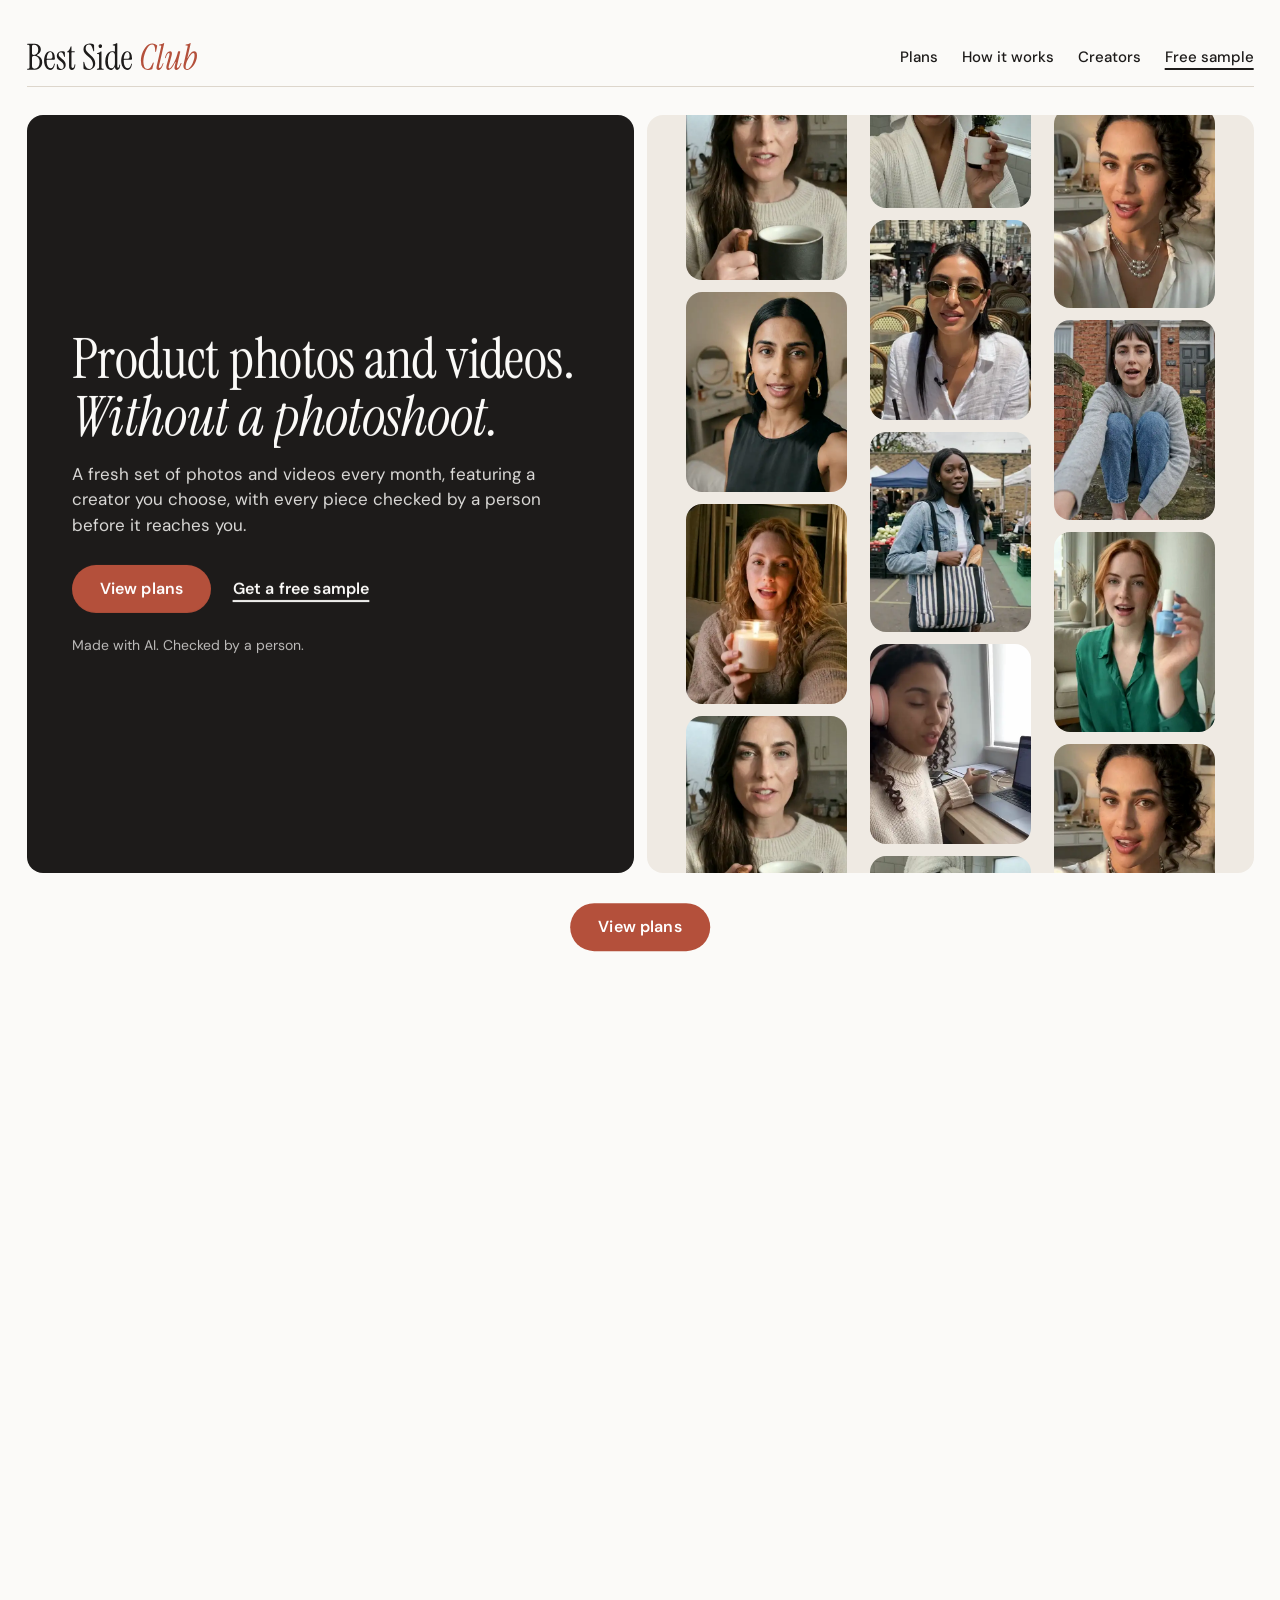
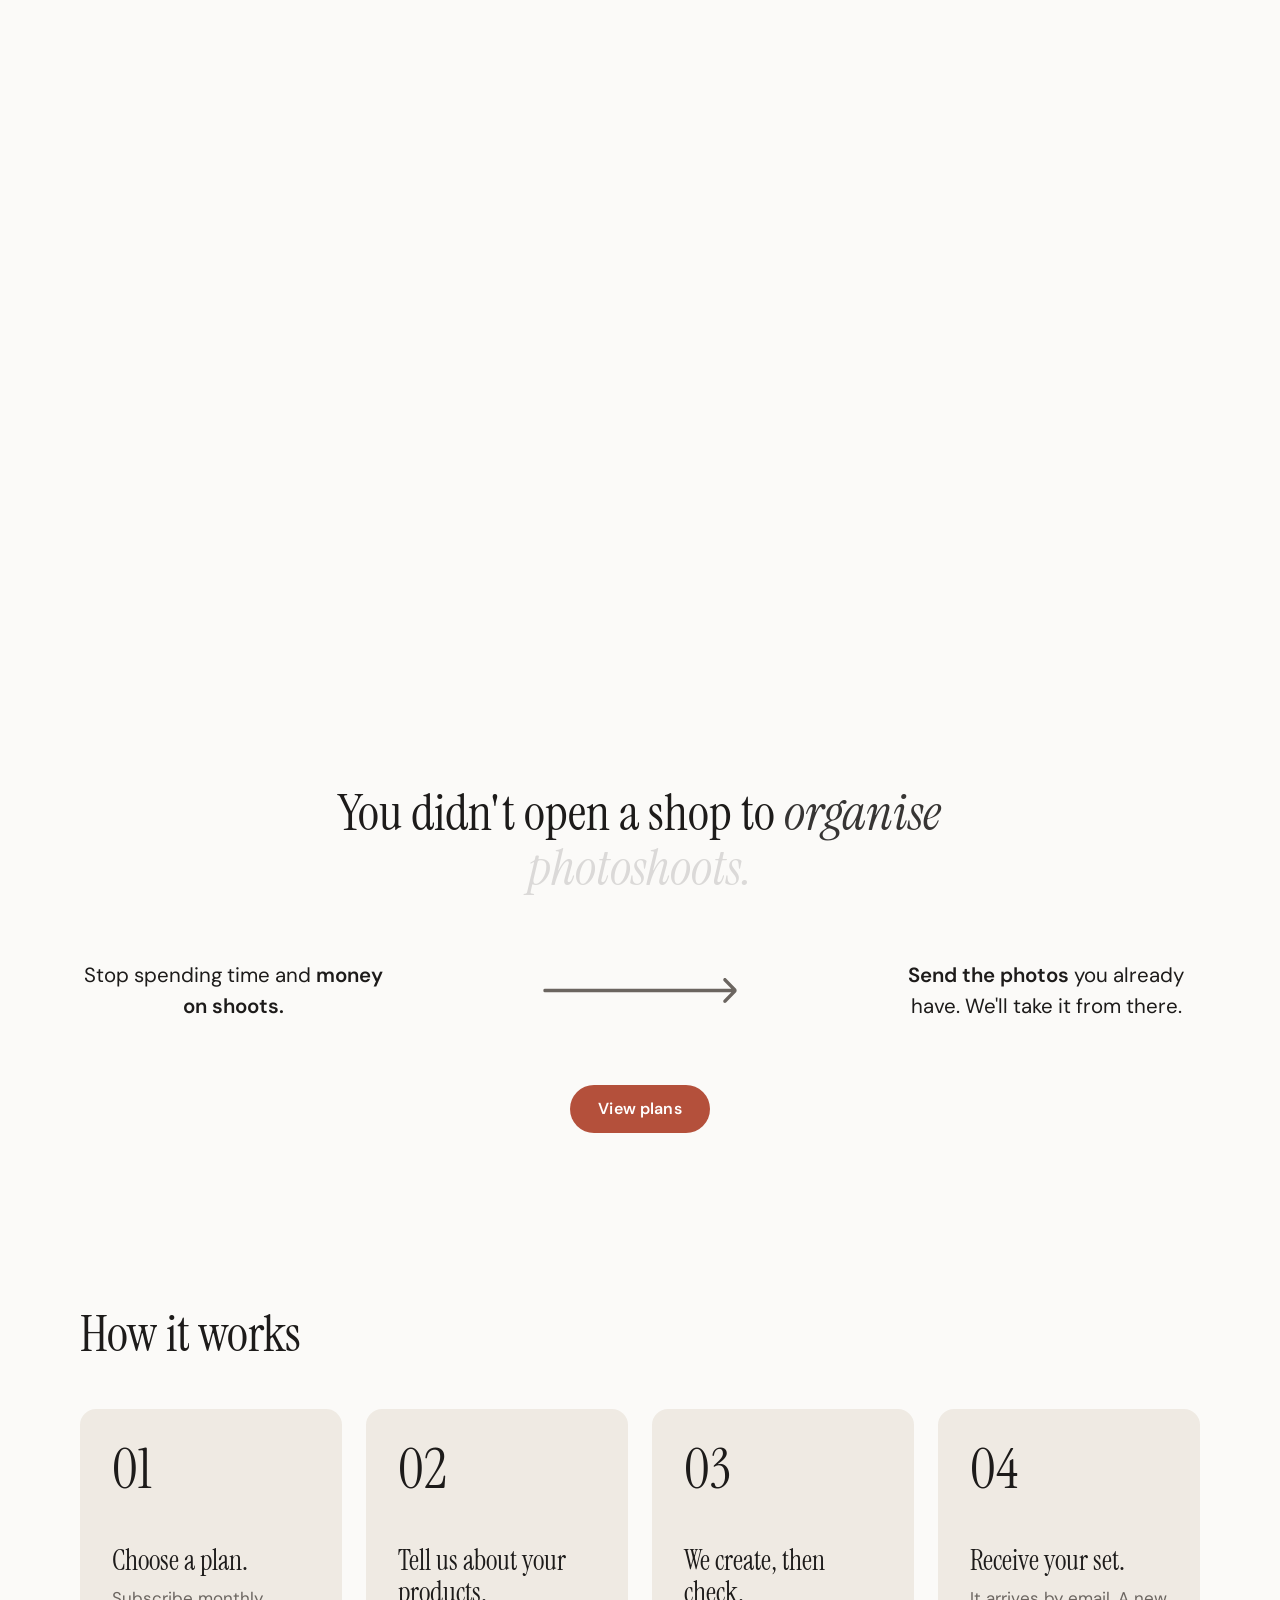
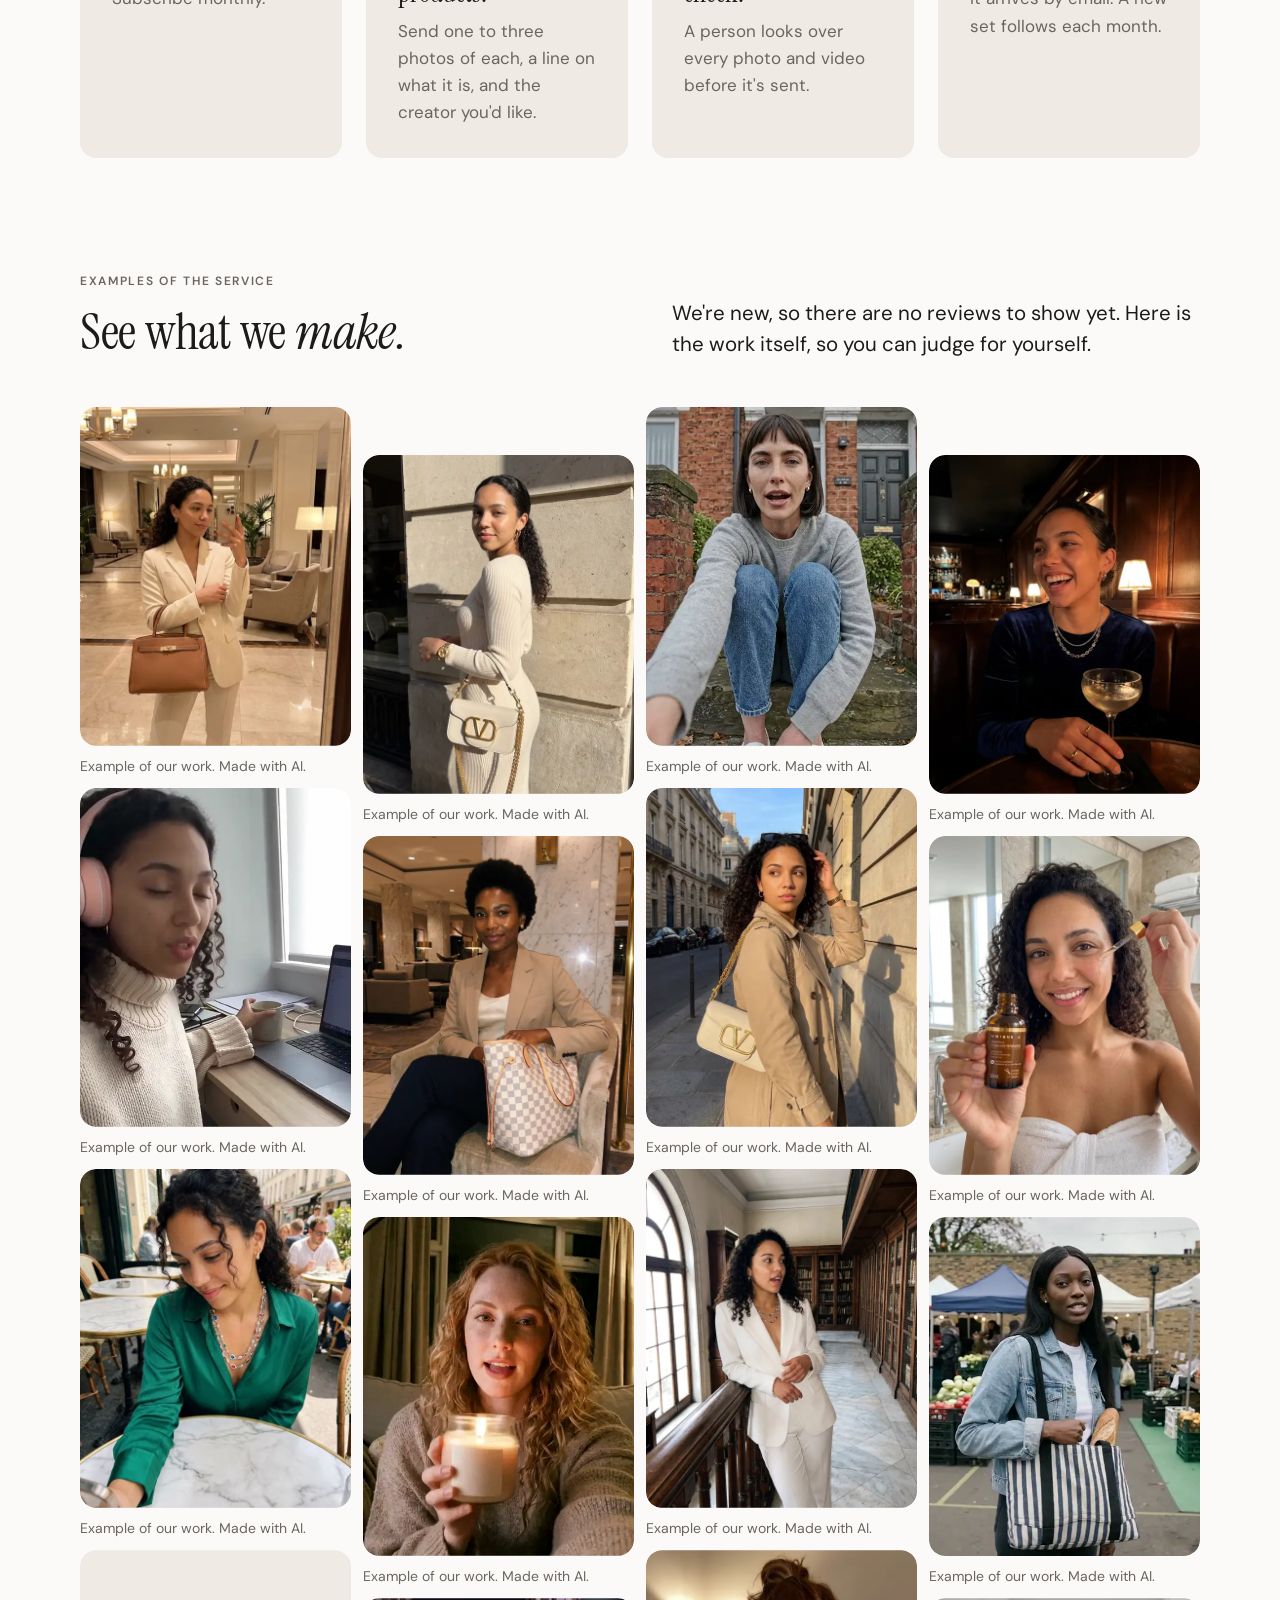
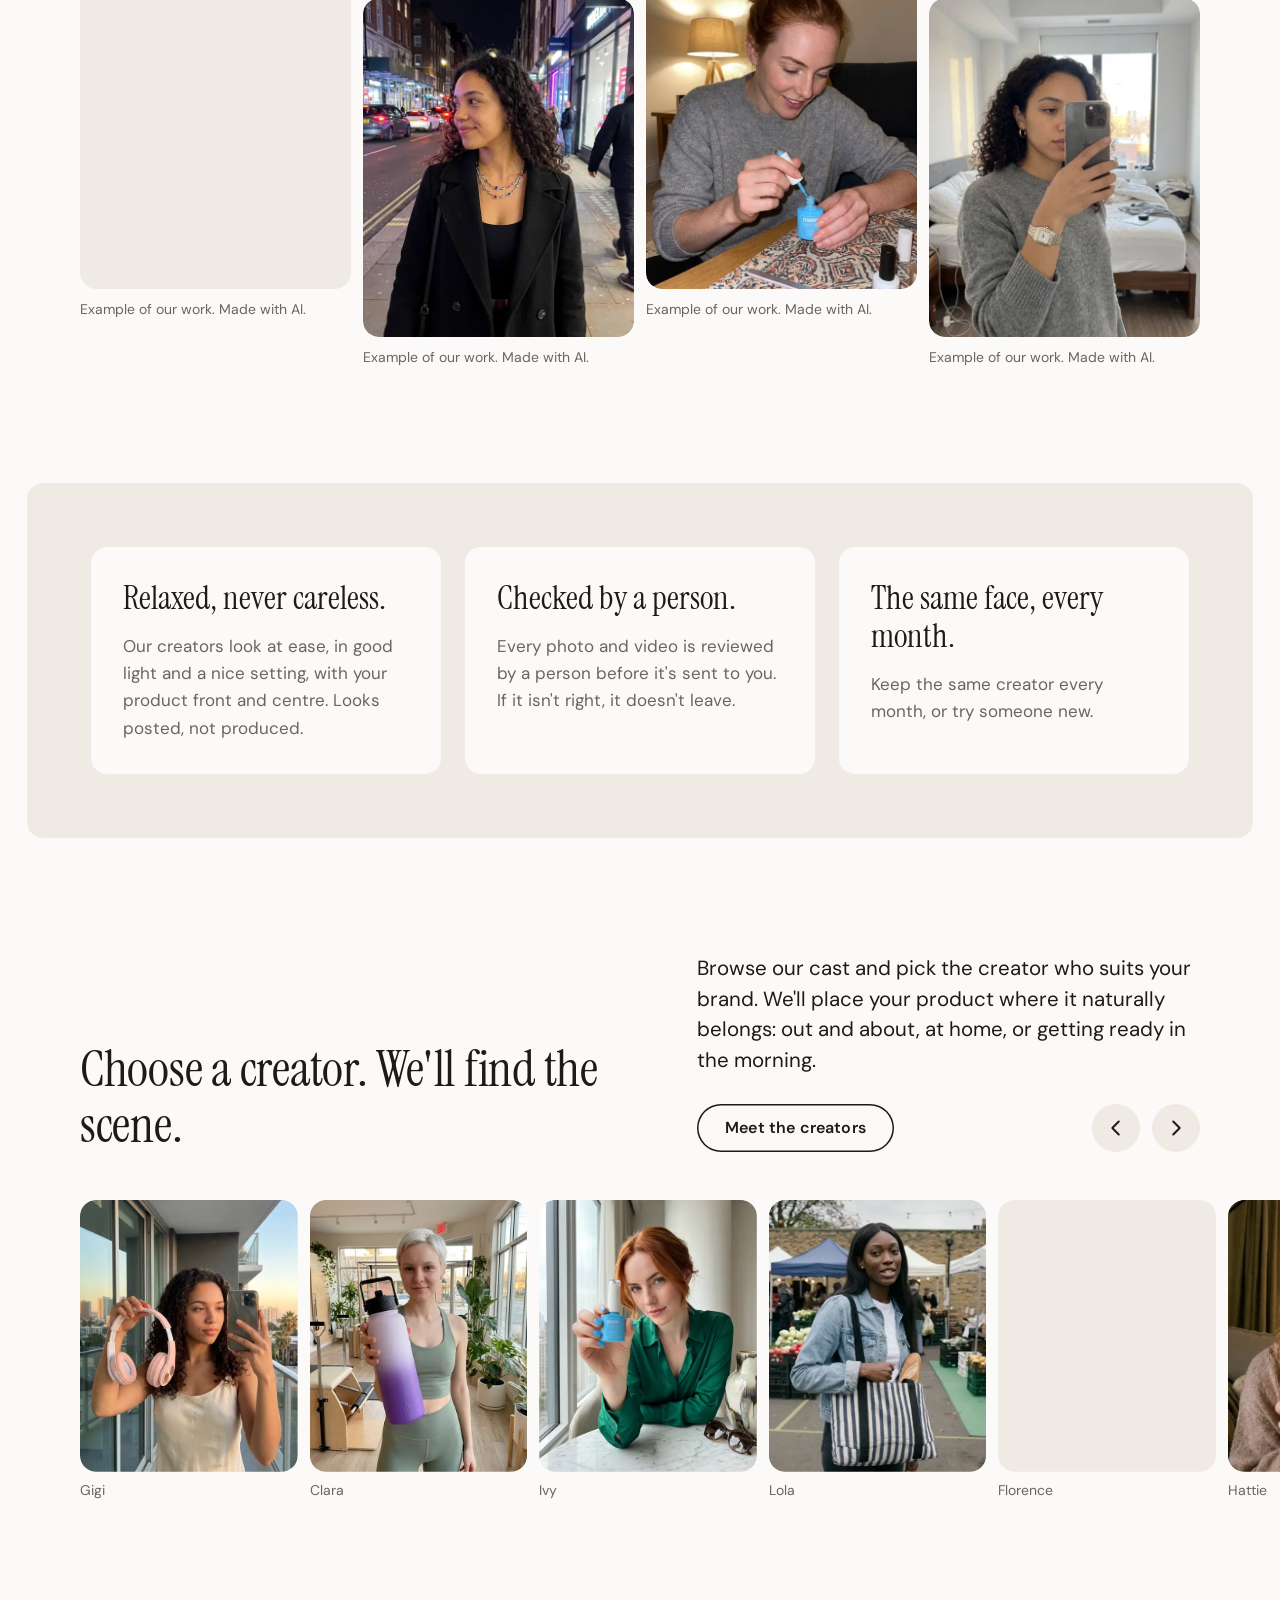
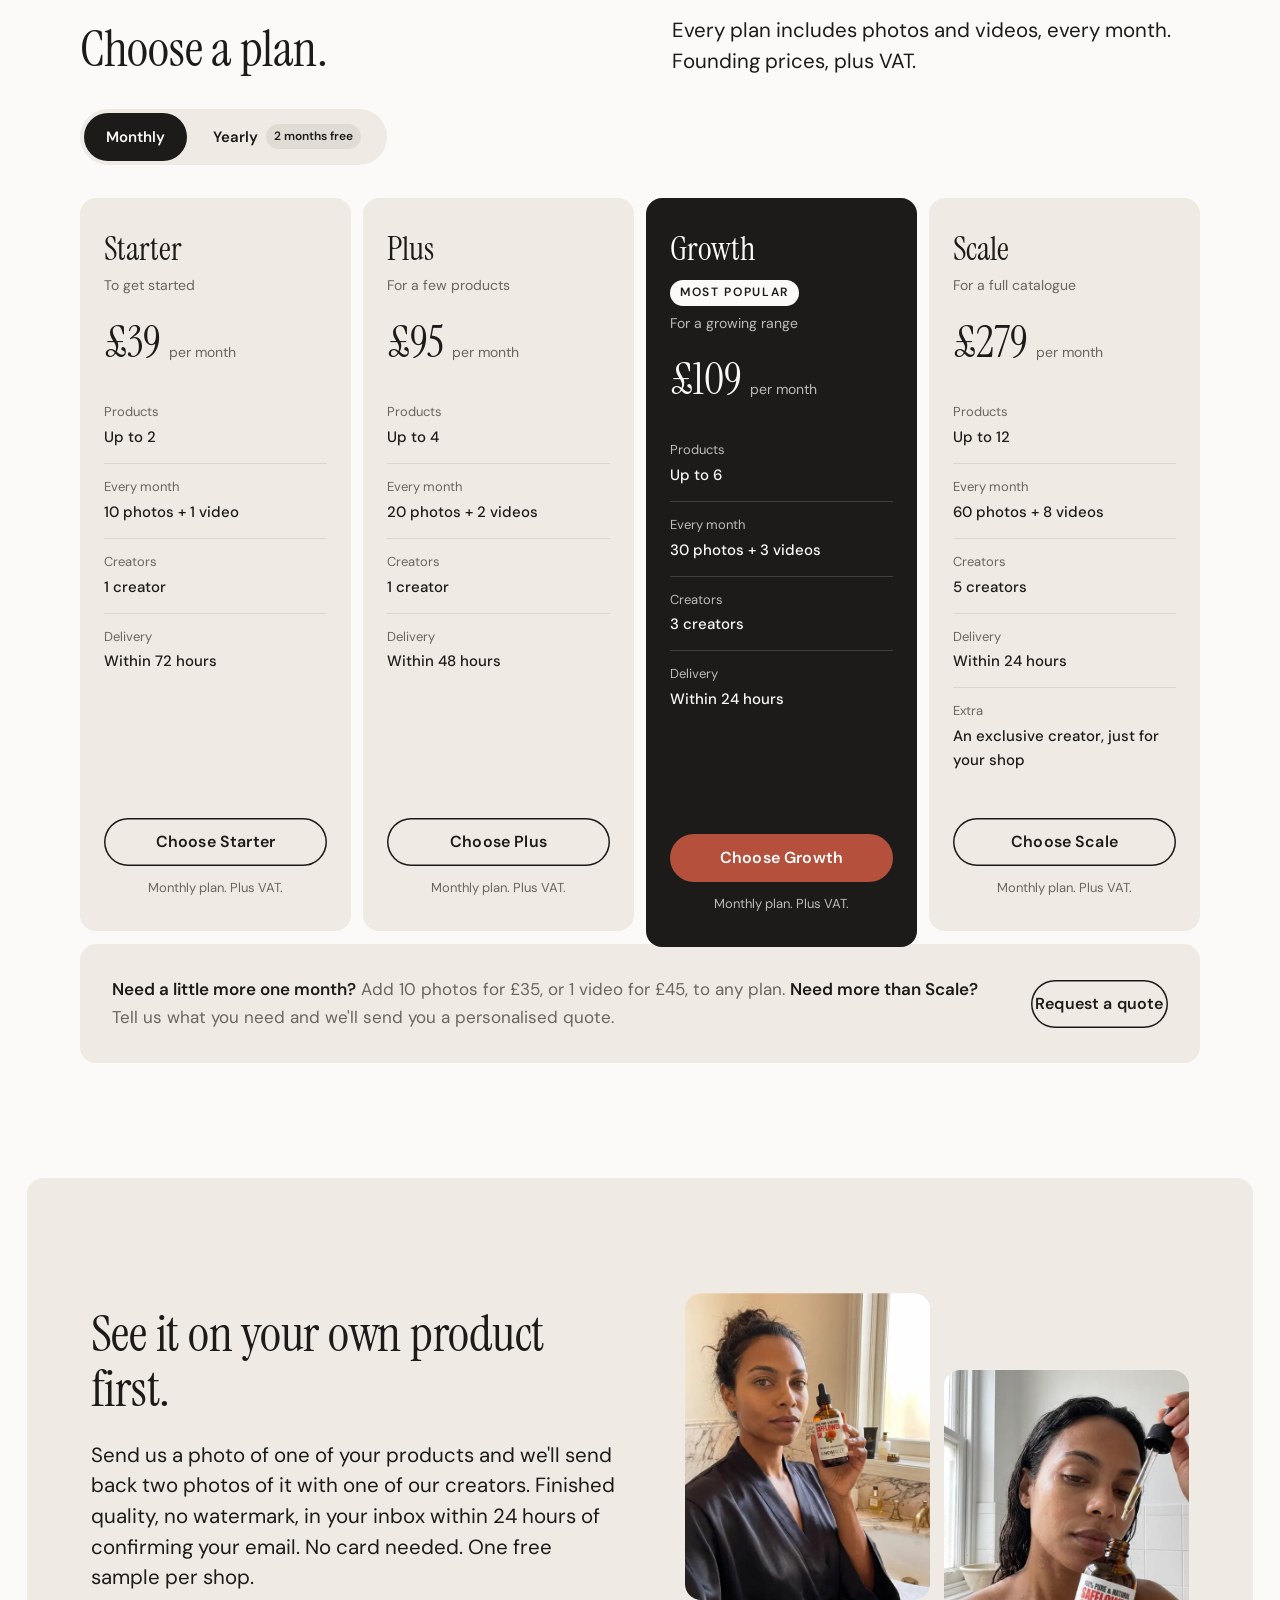
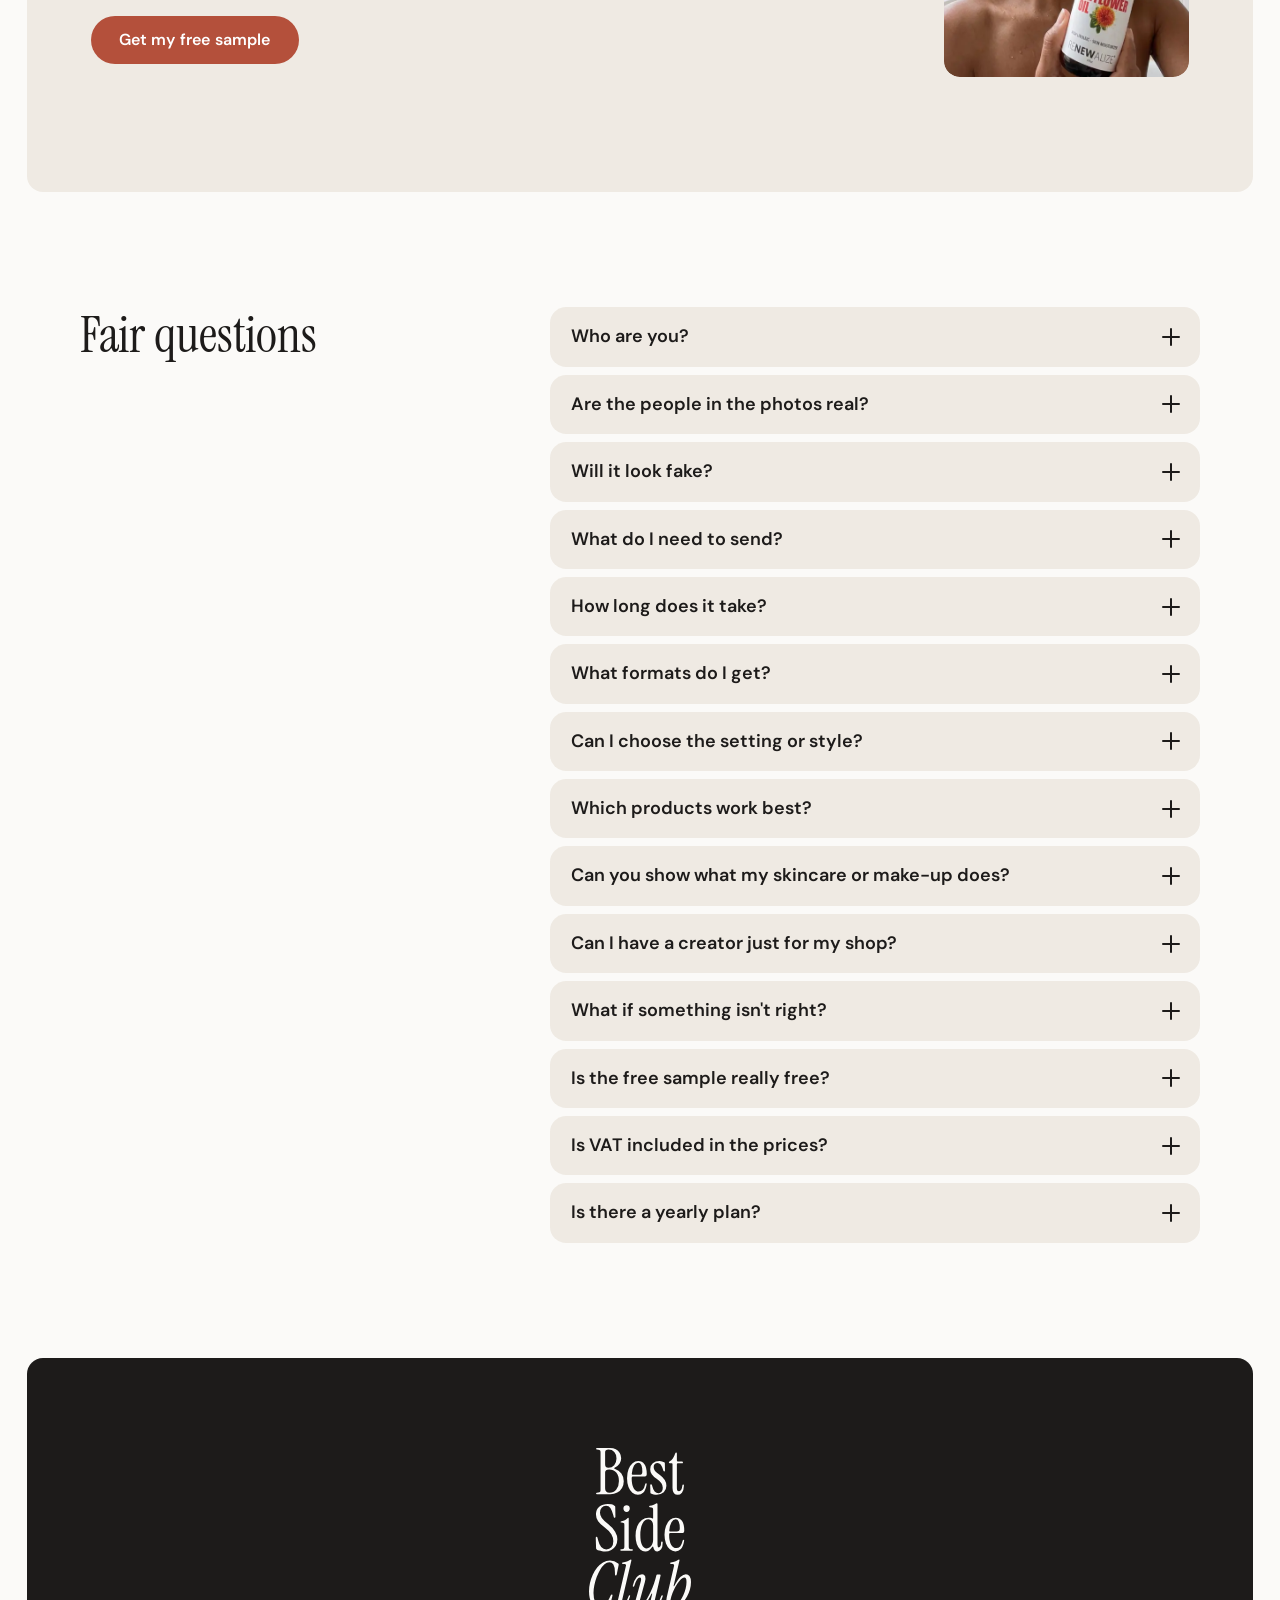
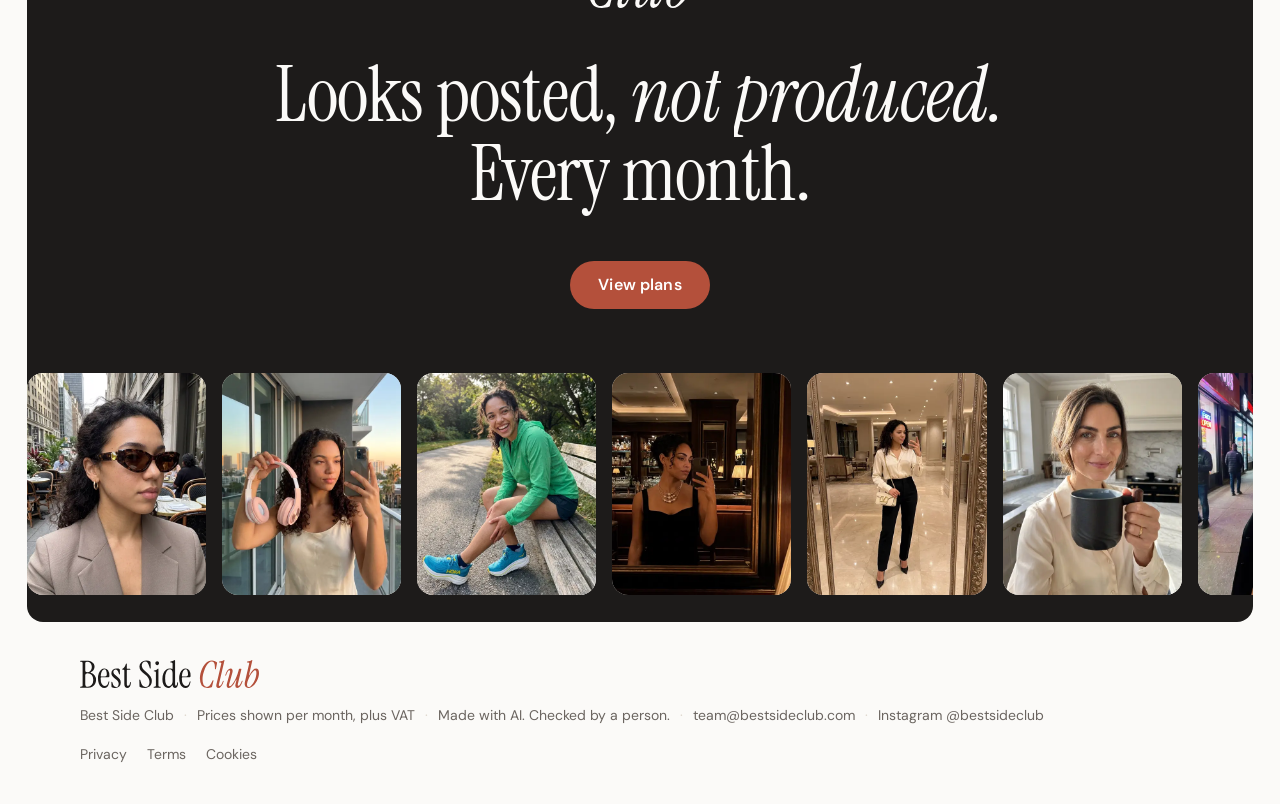
<file: index.html>
<!doctype html>
<html lang="en-GB">
<head>
  <meta charset="utf-8">
  <meta name="viewport" content="width=device-width, initial-scale=1, viewport-fit=cover">
  <title>Best Side Club | Product photos and videos for your shop</title>
  <meta name="description" content="Monthly photos and videos of your products, made with AI and checked by a person. Choose a creator and send your product photos.">
  <meta property="og:title" content="Best Side Club | Product photos and videos for your shop">
  <meta property="og:description" content="Monthly photos and videos of your products, made with AI and checked by a person. Choose a creator and send your product photos.">
  <meta property="og:image" content="https://best-side-club.vercel.app/assets/brand/bestsideclub-social-1200x630.png">
  <meta property="og:image:width" content="1200">
  <meta property="og:image:height" content="630">
  <meta name="theme-color" content="#FBFAF8">
  <link rel="icon" href="assets/brand/bestsideclub-favicon-32.png" sizes="32x32" type="image/png">
  <link rel="icon" href="assets/brand/bestsideclub-favicon.svg" type="image/svg+xml">
  <link rel="apple-touch-icon" href="assets/brand/bestsideclub-favicon-180.png">
  <link rel="preload" href="fonts/instrument-serif-400.woff2" as="font" type="font/woff2" crossorigin>
  <link rel="preload" href="fonts/dm-sans-variable.woff2" as="font" type="font/woff2" crossorigin>
  <link rel="stylesheet" href="css/style.css">
  <link rel="stylesheet" href="css/brand.css">
  <link rel="preload" as="image" href="assets/video/bestsideclub-joanne-video.webp">
</head>
<body class="is-pre">

<!-- 1–3. Scroll stage: hero → short line → squeezed panel with media columns -->
<section class="stage" id="top" aria-label="Introduction">
  <div class="stage__pin">

    <header class="hdr">
      <a class="hdr__logo" href="#top"><img src="assets/brand/bestsideclub-logo-line.svg" width="4804" height="753" alt="Best Side Club"></a>
      <nav class="hdr__nav" id="main-nav" aria-label="Main">
        <a href="#plans">Plans</a>
        <a href="#how">How it works</a>
        <a href="#creators">Creators</a>
        <a class="hdr__free" href="free-sample.html">Free sample</a>
      </nav>
      <button class="hdr__menu" type="button" aria-label="Menu" aria-expanded="false" aria-controls="main-nav"><span></span><span></span></button>
    </header>

    <!-- hero right panel: animated video columns -->
    <div class="hero-media" aria-hidden="true">
      <div class="mcol" data-col="hero-a"></div>
      <div class="mcol mcol--rev" data-col="hero-b"></div>
      <div class="mcol" data-col="hero-c"></div>
    </div>

    <!-- section 3 columns, revealed when the panel is squeezed -->
    <div class="side-cols" aria-hidden="true">
      <div class="side-cols__grp side-cols__grp--l">
        <div class="mcol mcol--lg" data-col="side-a"></div>
        <div class="mcol mcol--lg mcol--rev" data-col="side-b"></div>
      </div>
      <div class="side-cols__grp side-cols__grp--r">
        <div class="mcol mcol--lg mcol--rev" data-col="side-c"></div>
        <div class="mcol mcol--lg" data-col="side-d"></div>
      </div>
    </div>

    <div class="brown" aria-hidden="true"></div>

    <div class="hero-copy">
      <div class="hero-copy__inner">
        <h1 data-split>Product photos and videos. <em>Without a photoshoot.</em></h1>
        <p class="hero-copy__sub">A fresh set of photos and videos every month, featuring a creator you choose, with every piece checked by a person before it reaches you.</p>
        <div class="hero-copy__btns">
          <a class="btn btn--primary" href="#plans">View plans</a>
          <a class="link link--light" href="#sample">Get a free sample</a>
        </div>
        <p class="hero-copy__ai">Made with AI. Checked by a person.</p>
      </div>
    </div>

    <div class="line-copy">
      <p>A white background tells them what it is. <em>Seeing it worn tells them they want it.</em></p>
    </div>

    <div class="scroll-cue" aria-hidden="true">
      <span class="scroll-cue__mouse"></span>
      <span>Keep scrolling</span>
      <svg viewBox="0 0 24 24"><path d="M6 9l6 6 6-6" fill="none" stroke="currentColor" stroke-width="2.2" stroke-linecap="round" stroke-linejoin="round"/></svg>
    </div>

  </div>
</section>

<main>

  <!-- 3. Pain -->
  <section class="pain wrap" aria-labelledby="pain-t">
    <h2 id="pain-t" class="pain__title" data-scrub>You didn't open a shop to <em>organise photoshoots.</em></h2>
    <div class="pain__row" data-watch>
      <p class="pain__mid" data-reveal>Stop spending time and <strong>money on shoots.</strong></p>
      <img class="pain__arrow" src="assets/icons/arrow.svg" width="295" height="37" alt="">
      <p class="pain__end" data-reveal><strong>Send the photos</strong> you already have. We'll take it from there.</p>
    </div>
    <a class="btn btn--primary" href="#plans" data-reveal>View plans</a>
  </section>

  <!-- 4. How it works -->
  <section class="how wrap" id="how" aria-labelledby="how-t">
    <h2 id="how-t" class="h2" data-split>How it works</h2>
    <ol class="steps">
      <li class="step" data-reveal>
        <span class="step__n">01</span>
        <h3>Choose a plan.</h3>
        <p>Subscribe monthly.</p>
      </li>
      <li class="step" data-reveal>
        <span class="step__n">02</span>
        <h3>Tell us about your products.</h3>
        <p>Send one to three photos of each, a line on what it is, and the creator you'd like.</p>
      </li>
      <li class="step" data-reveal>
        <span class="step__n">03</span>
        <h3>We create, then check.</h3>
        <p>A person looks over every photo and video before it's sent.</p>
      </li>
      <li class="step" data-reveal>
        <span class="step__n">04</span>
        <h3>Receive your set.</h3>
        <p>It arrives by email. A new set follows each month.</p>
      </li>
    </ol>
  </section>

  <!-- 5. Examples -->
  <section class="work wrap" id="work" aria-labelledby="work-t">
    <div class="work__head">
      <div><p class="eyebrow" data-reveal>Examples of the service</p>
      <h2 id="work-t" class="h2" data-split>See what we <em>make.</em></h2></div>
      <p class="lead" data-reveal>We're new, so there are no reviews to show yet. Here is the work itself, so you can judge for yourself.</p>
    </div>
    <div class="work__grid" data-gallery></div>
  </section>

  <!-- 6. Why us -->
  <section class="why" aria-label="Why Best Side Club">
    <div class="why__panel">
      <div class="why__grid">
        <article class="why__block" data-reveal>
          <h3>Relaxed, never careless.</h3>
          <p>Our creators look at ease, in good light and a nice setting, with your product front and centre. Looks posted, not produced.</p>
        </article>
        <article class="why__block" data-reveal>
          <h3>Checked by a person.</h3>
          <p>Every photo and video is reviewed by a person before it's sent to you. If it isn't right, it doesn't leave.</p>
        </article>
        <article class="why__block" data-reveal>
          <h3>The same face, every month.</h3>
          <p>Keep the same creator every month, or try someone new.</p>
        </article>
      </div>
    </div>
  </section>

  <!-- 7. Cast -->
  <section class="cast" aria-labelledby="cast-t">
    <div class="wrap cast__head">
      <h2 id="cast-t" class="h2" data-split>Choose a creator. We'll find the scene.</h2>
      <div class="cast__side">
        <p class="lead" data-reveal>Browse our cast and pick the creator who suits your brand. We'll place your product where it naturally belongs: out and about, at home, or getting ready in the morning.</p>
        <div class="cast__ctrl" data-reveal>
          <a class="btn btn--secondary" href="#creators">Meet the creators</a>
          <button class="round" type="button" data-cast="-1" aria-label="Previous creators"><svg viewBox="0 0 24 24" width="22" height="22"><path d="M15 5l-7 7 7 7" fill="none" stroke="currentColor" stroke-width="2.2" stroke-linecap="round" stroke-linejoin="round"/></svg></button>
          <button class="round" type="button" data-cast="1" aria-label="Next creators"><svg viewBox="0 0 24 24" width="22" height="22"><path d="M9 5l7 7-7 7" fill="none" stroke="currentColor" stroke-width="2.2" stroke-linecap="round" stroke-linejoin="round"/></svg></button>
        </div>
      </div>
    </div>
    <ul class="cast__track" id="creators" data-cast-track aria-label="Our creators"></ul>
  </section>

  <!-- 8. Plans -->
  <section class="plans wrap" id="plans" aria-labelledby="plans-t">
    <div class="plans__head">
      <h2 id="plans-t" class="h2" data-split>Choose a plan.</h2>
      <p class="lead" data-reveal>Every plan includes photos and videos, every month. Founding prices, plus VAT.</p>
    </div>

    <div class="billing" role="group" aria-label="Billing period" data-reveal>
      <button type="button" class="is-on" data-billing="monthly" aria-pressed="true">Monthly</button>
      <button type="button" data-billing="yearly" aria-pressed="false">Yearly <span>2 months free</span></button>
    </div>

    <div class="plans__tabs" aria-hidden="true">
      <button type="button" tabindex="-1" data-plan-tab="0">Starter</button>
      <button type="button" tabindex="-1" data-plan-tab="1">Plus</button>
      <button type="button" tabindex="-1" data-plan-tab="2" class="is-on">Growth</button>
      <button type="button" tabindex="-1" data-plan-tab="3">Scale</button>
    </div>

    <div class="plans__grid" data-plans>
      <article class="plan" data-plan="starter" data-reveal>
        <header class="plan__top">
          <h3>Starter</h3>
          <p class="plan__for">To get started</p>
        </header>
        <p class="plan__price" data-monthly="£39" data-yearly="£390"><span class="plan__amount">£39</span><small data-monthly="per month" data-yearly="per year, 2 months free">per month</small></p>
        <dl class="plan__rows">
          <div><dt>Products</dt><dd>Up to 2</dd></div>
          <div><dt>Every month</dt><dd>10 photos + 1 video</dd></div>
          <div><dt>Creators</dt><dd>1 creator</dd></div>
          <div><dt>Delivery</dt><dd>Within 72 hours</dd></div>
        </dl>
        <!-- checkout link for Starter: replace href="#" -->
        <a class="btn btn--secondary btn--full" href="#" data-checkout="starter">Choose Starter</a>
        <p class="plan__note" data-monthly="Monthly plan. Plus VAT." data-yearly="Billed yearly. Plus VAT.">Monthly plan. Plus VAT.</p>
      </article>

      <article class="plan" data-plan="plus" data-reveal>
        <header class="plan__top">
          <h3>Plus</h3>
          <p class="plan__for">For a few products</p>
        </header>
        <p class="plan__price" data-monthly="£95" data-yearly="£950"><span class="plan__amount">£95</span><small data-monthly="per month" data-yearly="per year, 2 months free">per month</small></p>
        <dl class="plan__rows">
          <div><dt>Products</dt><dd>Up to 4</dd></div>
          <div><dt>Every month</dt><dd>20 photos + 2 videos</dd></div>
          <div><dt>Creators</dt><dd>1 creator</dd></div>
          <div><dt>Delivery</dt><dd>Within 48 hours</dd></div>
        </dl>
        <!-- checkout link for Plus: replace href="#" -->
        <a class="btn btn--secondary btn--full" href="#" data-checkout="plus">Choose Plus</a>
        <p class="plan__note" data-monthly="Monthly plan. Plus VAT." data-yearly="Billed yearly. Plus VAT.">Monthly plan. Plus VAT.</p>
      </article>

      <article class="plan plan--hi" data-plan="growth" data-reveal>
        <header class="plan__top">
          <h3>Growth <span class="tag">Most popular</span></h3>
          <p class="plan__for">For a growing range</p>
        </header>
        <p class="plan__price" data-monthly="£109" data-yearly="£1,090"><span class="plan__amount">£109</span><small data-monthly="per month" data-yearly="per year, 2 months free">per month</small></p>
        <dl class="plan__rows">
          <div><dt>Products</dt><dd>Up to 6</dd></div>
          <div><dt>Every month</dt><dd>30 photos + 3 videos</dd></div>
          <div><dt>Creators</dt><dd>3 creators</dd></div>
          <div><dt>Delivery</dt><dd>Within 24 hours</dd></div>
        </dl>
        <!-- checkout link for Growth: replace href="#" -->
        <a class="btn btn--primary btn--full" href="#" data-checkout="growth">Choose Growth</a>
        <p class="plan__note" data-monthly="Monthly plan. Plus VAT." data-yearly="Billed yearly. Plus VAT.">Monthly plan. Plus VAT.</p>
      </article>

      <article class="plan" data-plan="scale" data-reveal>
        <header class="plan__top">
          <h3>Scale</h3>
          <p class="plan__for">For a full catalogue</p>
        </header>
        <p class="plan__price" data-monthly="£279" data-yearly="£2,790"><span class="plan__amount">£279</span><small data-monthly="per month" data-yearly="per year, 2 months free">per month</small></p>
        <dl class="plan__rows">
          <div><dt>Products</dt><dd>Up to 12</dd></div>
          <div><dt>Every month</dt><dd>60 photos + 8 videos</dd></div>
          <div><dt>Creators</dt><dd>5 creators</dd></div>
          <div><dt>Delivery</dt><dd>Within 24 hours</dd></div>
          <div><dt>Extra</dt><dd>An exclusive creator, just for your shop</dd></div>
        </dl>
        <!-- checkout link for Scale: replace href="#" -->
        <a class="btn btn--secondary btn--full" href="#" data-checkout="scale">Choose Scale</a>
        <p class="plan__note" data-monthly="Monthly plan. Plus VAT." data-yearly="Billed yearly. Plus VAT.">Monthly plan. Plus VAT.</p>
      </article>
    </div>

    <div class="custom" data-reveal>
      <p><strong>Need a little more one month?</strong> Add 10 photos for £35, or 1 video for £45, to any plan. <strong>Need more than Scale?</strong> Tell us what you need and we'll send you a personalised quote.</p>
      <a class="btn btn--secondary" href="mailto:team@bestsideclub.com?subject=Custom%20plan%20quote">Request a quote</a>
    </div>
  </section>

  <!-- 9. Free sample -->
  <section class="sample" id="sample" aria-labelledby="sample-t">
    <div class="sample__panel">
      <div class="sample__copy">
        <h2 id="sample-t" class="h2" data-split>See it on your own product first.</h2>
        <p data-reveal>Send us a photo of one of your products and we'll send back two photos of it with one of our creators. Finished quality, no watermark, in your inbox within 24 hours of confirming your email. No card needed. One free sample per shop.</p>
        <a class="btn btn--primary" href="free-sample.html" data-reveal>Get my free sample</a>
      </div>
      <div class="sample__pics" data-watch>
        <figure class="sample__pic sample__pic--a"><img src="assets/img/bestsideclub-esme-face-oil.webp" width="560" height="696" alt="Esme holding a bottle of face oil in a marble bathroom" loading="lazy" decoding="async"></figure>
        <figure class="sample__pic sample__pic--b"><img src="assets/img/bestsideclub-esme-face-oil-2.webp" width="560" height="696" alt="Esme applying face oil with a dropper" loading="lazy" decoding="async"></figure>
      </div>
    </div>
  </section>

  <!-- 10. FAQ -->
  <section class="faq wrap" id="faq" aria-labelledby="faq-t">
    <h2 id="faq-t" class="h2 faq__title" data-split>Fair questions</h2>
    <div class="faq__list" data-faq>
      <div class="qa"><button class="qa__q" type="button" aria-expanded="false">Who are you?<i></i></button><div class="qa__a"><div><p>A small, new business making product photos and videos for independent shops. We're new, and we'd rather say so. Questions first? Email <a href="mailto:team@bestsideclub.com">team@bestsideclub.com</a>.</p></div></div></div>
      <div class="qa"><button class="qa__q" type="button" aria-expanded="false">Are the people in the photos real?<i></i></button><div class="qa__a"><div><p>No. Our creators are AI-generated. They show your product; they don't review or endorse it. Please don't present them as real customers.</p></div></div></div>
      <div class="qa"><button class="qa__q" type="button" aria-expanded="false">Will it look fake?<i></i></button><div class="qa__a"><div><p>The examples on this page are our own work, not mock-ups. Every photo and video is checked by a person before it reaches you, and anything that isn't right doesn't go out.</p></div></div></div>
      <div class="qa"><button class="qa__q" type="button" aria-expanded="false">What do I need to send?<i></i></button><div class="qa__a"><div><p>One to three photos of each product from different angles, a line on what it is, and your choice of creator. Phone photos are fine. Good light, the whole product in frame and a plain background work best.</p></div></div></div>
      <div class="qa"><button class="qa__q" type="button" aria-expanded="false">How long does it take?<i></i></button><div class="qa__a"><div><p>When your photos arrive, we confirm your order by email and tell you when to expect your content.</p></div></div></div>
      <div class="qa"><button class="qa__q" type="button" aria-expanded="false">What formats do I get?<i></i></button><div class="qa__a"><div><p>Photos in 4:5 portrait and videos in 9:16, made for vertical feeds.</p></div></div></div>
      <div class="qa"><button class="qa__q" type="button" aria-expanded="false">Can I choose the setting or style?<i></i></button><div class="qa__a"><div><p>You choose the creator. We choose a setting that suits your product.</p></div></div></div>
      <div class="qa"><button class="qa__q" type="button" aria-expanded="false">Which products work best?<i></i></button><div class="qa__a"><div><p>Fashion, accessories, jewellery, bags, footwear, beauty and home. We're not the right fit if you need white-background catalogue photos, sell health or pharmaceutical products, or need a real, identifiable person to endorse your product.</p></div></div></div>
      <div class="qa"><button class="qa__q" type="button" aria-expanded="false">Can you show what my skincare or make-up does?<i></i></button><div class="qa__a"><div><p>No. Our creators show your product being worn and used, not its results. Images that suggest an effect the product may not have could mislead your customers, so we don't make them.</p></div></div></div>
      <div class="qa"><button class="qa__q" type="button" aria-expanded="false">Can I have a creator just for my shop?<i></i></button><div class="qa__a"><div><p>Yes, on the Scale plan. On every other plan, other shops can choose the same creator too.</p></div></div></div>
      <div class="qa"><button class="qa__q" type="button" aria-expanded="false">What if something isn't right?<i></i></button><div class="qa__a"><div><p>Reply to your delivery email or write to <a href="mailto:team@bestsideclub.com">team@bestsideclub.com</a>. Every message is read by a person.</p></div></div></div>
      <div class="qa"><button class="qa__q" type="button" aria-expanded="false">Is the free sample really free?<i></i></button><div class="qa__a"><div><p>Yes. Two photos of one of your products, and no card needed. We keep it to one per shop, and we check that the shop is real before we start.</p></div></div></div>
      <!-- Só quando liberado — remove "hidden" once the answers are confirmed:
      <div class="qa" hidden><button class="qa__q" type="button" aria-expanded="false">Do the creators speak in the videos?<i></i></button><div class="qa__a"><div><p>[VIDEO_ANSWER]</p></div></div></div>
      <div class="qa" hidden><button class="qa__q" type="button" aria-expanded="false">Can I use the content in my ads or on my website?<i></i></button><div class="qa__a"><div><p>[RIGHTS_ANSWER]</p></div></div></div>
      <div class="qa" hidden><button class="qa__q" type="button" aria-expanded="false">Can I cancel?<i></i></button><div class="qa__a"><div><p>[CANCEL_ANSWER]</p></div></div></div>
      -->
      <div class="qa"><button class="qa__q" type="button" aria-expanded="false">Is VAT included in the prices?<i></i></button><div class="qa__a"><div><p>No. All prices are shown per month, plus VAT.</p></div></div></div>
      <div class="qa"><button class="qa__q" type="button" aria-expanded="false">Is there a yearly plan?<i></i></button><div class="qa__a"><div><p>Yes. Pay for 10 months and get 12. Switch to Yearly above the plans to see the prices.</p></div></div></div>
    </div>
  </section>

  <!-- 11. Final call -->
  <section class="final" aria-labelledby="final-t">
    <div class="final__panel">
      <div class="final__strip" aria-hidden="true" data-strip></div>
      <div class="final__copy">
        <img class="final__logo" src="assets/brand/bestsideclub-logo-stacked-paper.svg" width="1586" height="2490" alt="Best Side Club" data-reveal>
        <h2 id="final-t" data-split>Looks posted, <em>not produced.</em> Every month.</h2>
        <a class="btn btn--primary" href="#plans" data-reveal>View plans</a>
      </div>
    </div>
  </section>
</main>

<footer class="foot wrap">
  <a class="foot__logo" href="#top"><img src="assets/brand/bestsideclub-logo-line.svg" width="4804" height="753" alt="Best Side Club"></a>
  <p class="foot__line">
    <span>Best Side Club</span>
    <span>Prices shown per month, plus VAT</span>
    <span>Made with AI. Checked by a person.</span>
    <a href="mailto:team@bestsideclub.com">team@bestsideclub.com</a>
    <a href="https://www.instagram.com/bestsideclub" target="_blank" rel="noopener">Instagram @bestsideclub</a>
  </p>
  <nav class="foot__legal" aria-label="Legal">
    <a href="#">Privacy</a>
    <a href="#">Terms</a>
    <a href="#">Cookies</a>
  </nav>
</footer>

<a class="float-cta" href="#plans" aria-hidden="true" tabindex="-1">View plans</a>

<script src="js/main.js" defer></script>
</body>
</html>
</file>
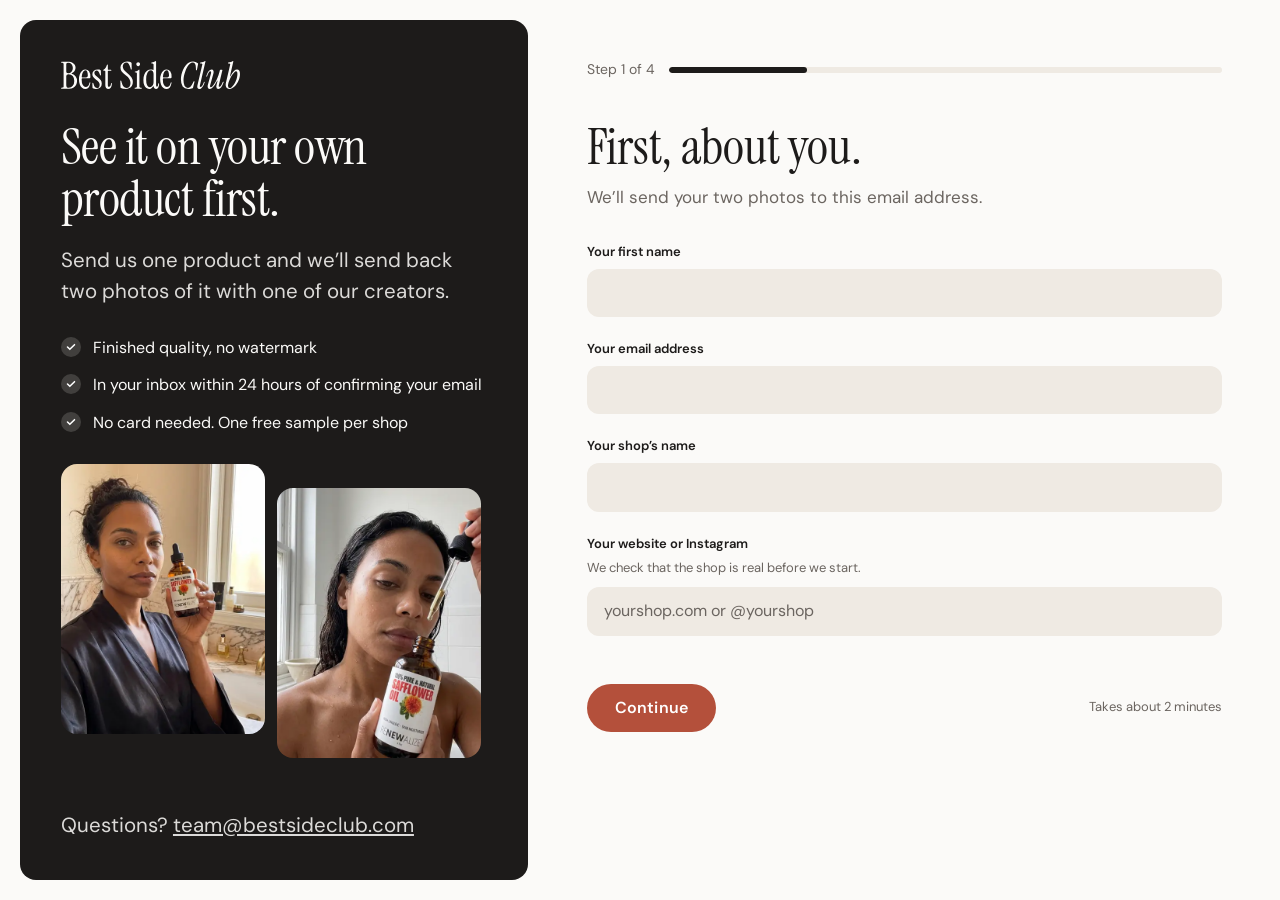
<file: free-sample.html>
<!doctype html>
<html lang="en-GB">
<head>
  <meta charset="utf-8">
  <meta name="viewport" content="width=device-width, initial-scale=1, viewport-fit=cover">
  <title>Free sample | Best Side Club</title>
  <meta name="description" content="Send us one product and get two photos of it with one of our creators, free.">
  <meta name="robots" content="noindex">
  <meta name="theme-color" content="#FBFAF8">
  <link rel="icon" href="assets/brand/bestsideclub-favicon-32.png" sizes="32x32" type="image/png">
  <link rel="icon" href="assets/brand/bestsideclub-favicon.svg" type="image/svg+xml">
  <link rel="apple-touch-icon" href="assets/brand/bestsideclub-favicon-180.png">
  <link rel="preload" href="fonts/instrument-serif-400.woff2" as="font" type="font/woff2" crossorigin>
  <link rel="preload" href="fonts/dm-sans-variable.woff2" as="font" type="font/woff2" crossorigin>
  <link rel="stylesheet" href="css/style.css">
  <link rel="stylesheet" href="css/brand.css">
  <link rel="stylesheet" href="css/form.css">
</head>
<body>
<div class="fpage">
  <aside class="fside">
    <a class="fside__logo" href="index.html" title="Back to the home page"><img src="assets/brand/bestsideclub-logo-line-paper.svg" width="300" height="44" alt="Best Side Club"></a>
    <div class="fside__body">
      <h1>See it on your own product first.</h1>
      <p>Send us one product and we’ll send back two photos of it with one of our creators.</p>
      <ul class="fside__list">
        <li>Finished quality, no watermark</li>
        <li>In your inbox within 24 hours of confirming your email</li>
        <li>No card needed. One free sample per shop</li>
      </ul>
      <div class="fside__pics">
        <img src="assets/img/bestsideclub-esme-face-oil.webp" width="480" height="600" alt="Esme holding a bottle of face oil in a marble bathroom">
        <img src="assets/img/bestsideclub-esme-face-oil-2.webp" width="480" height="600" alt="Esme applying face oil with a dropper">
      </div>
    </div>
    <p class="fside__foot">Questions? <a href="mailto:team@bestsideclub.com" style="text-decoration:underline">team@bestsideclub.com</a></p>
  </aside>

  <main class="fmain">
    <div class="fprog" data-prog><span data-prog-txt>Step 1</span><span class="fprog__bar"><i></i></span></div>

    <form data-form data-flow novalidate>
      <div data-steps></div>
      <p class="ferr" data-error role="alert" hidden>Sorry, that didn't send. Please try again, or email us at team@bestsideclub.com.</p>
      <div class="fnav">
        <button class="fback" type="button" data-back hidden>Back</button>
        <button class="btn btn--primary" type="submit" data-next><span>Continue</span></button>
        <span class="fnav__hint">Takes about 2 minutes</span>
      </div>
    </form>

    <div class="fdone" data-done hidden role="status">
      <img src="assets/brand/bestsideclub-logo-stacked.svg" width="120" height="150" alt="Best Side Club">
      <h2>Thank you. Your request is in.</h2>
      <p>Please check your inbox and confirm your email address. Your two photos arrive within 24 hours of confirming.</p>
      <a class="btn btn--secondary" href="index.html">Back to the home page</a>
    </div>
  </main>
</div>

<script>
/* Questions for this form. Edit the labels freely; keep each "name" the same,
   because it is the field name your automation receives. */
window.FORM_CONFIG = {
  id: 'free-sample',
  webhook: '',            // paste the automation webhook URL here (Make / Zapier / n8n)
  submitLabel: 'Send my product',
  steps: [
    { title: 'First, about you.', text: 'We’ll send your two photos to this email address.', fields: [
      { name: 'name', label: 'Your first name', type: 'text', required: true, autocomplete: 'given-name' },
      { name: 'email', label: 'Your email address', type: 'email', required: true, autocomplete: 'email', error: 'Please enter a valid email address.' },
      { name: 'shop_name', label: 'Your shop’s name', type: 'text', required: true },
      { name: 'shop_url', label: 'Your website or Instagram', type: 'text', required: true, placeholder: 'yourshop.com or @yourshop', help: 'We check that the shop is real before we start.' },
    ]},
    { title: 'Now, your product.', text: 'One product, one to three photos of it. Good light, the whole product in frame and a plain background work best.', fields: [
      { name: 'product_photos', label: 'Photos of your product', type: 'files', min: 1, max: 3 },
      { name: 'product_description', label: 'What is it?', type: 'textarea', required: true, placeholder: 'For example: a gold-plated hoop earring, 3 cm across.' },
      { name: 'category', label: 'Which category fits best?', type: 'chips', required: true, options: ['Fashion', 'Accessories', 'Jewellery', 'Bags', 'Footwear', 'Beauty', 'Home'] },
    ]},
    { title: 'Choose a creator.', text: 'Pick the face you’d like to see with your product.', fields: [
      { name: 'creator', label: 'Creator', type: 'creators', required: true, max: 1, allowAny: true },
      { name: 'consent', type: 'consent', required: true, label: 'I understand the creators are AI-generated, and I’m happy for Best Side Club to use my product photos to make my sample.' },
    ]},
    { title: 'All good?', text: 'Have a quick look before you send.', review: true },
  ],
};
</script>
<script src="js/form.js" defer></script>
</body>
</html>
</file>
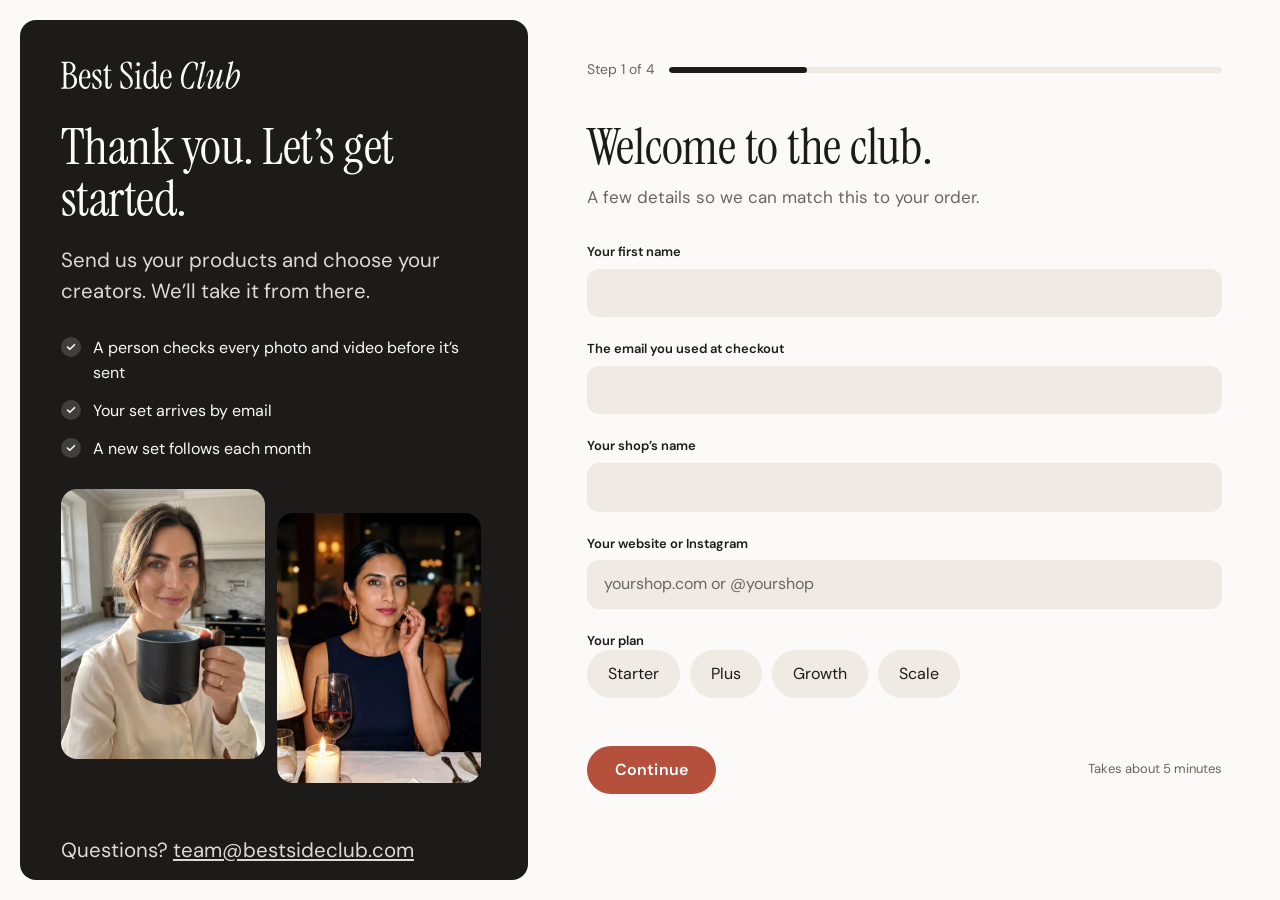
<file: welcome.html>
<!doctype html>
<html lang="en-GB">
<head>
  <meta charset="utf-8">
  <meta name="viewport" content="width=device-width, initial-scale=1, viewport-fit=cover">
  <title>Welcome | Best Side Club</title>
  <meta name="description" content="Send us your products and choose your creators.">
  <meta name="robots" content="noindex">
  <meta name="theme-color" content="#FBFAF8">
  <link rel="icon" href="assets/brand/bestsideclub-favicon-32.png" sizes="32x32" type="image/png">
  <link rel="icon" href="assets/brand/bestsideclub-favicon.svg" type="image/svg+xml">
  <link rel="apple-touch-icon" href="assets/brand/bestsideclub-favicon-180.png">
  <link rel="preload" href="fonts/instrument-serif-400.woff2" as="font" type="font/woff2" crossorigin>
  <link rel="preload" href="fonts/dm-sans-variable.woff2" as="font" type="font/woff2" crossorigin>
  <link rel="stylesheet" href="css/style.css">
  <link rel="stylesheet" href="css/brand.css">
  <link rel="stylesheet" href="css/form.css">
</head>
<body>
<div class="fpage">
  <aside class="fside">
    <a class="fside__logo" href="index.html" title="Back to the home page"><img src="assets/brand/bestsideclub-logo-line-paper.svg" width="300" height="44" alt="Best Side Club"></a>
    <div class="fside__body">
      <h1>Thank you. Let’s get started.</h1>
      <p>Send us your products and choose your creators. We’ll take it from there.</p>
      <ul class="fside__list">
        <li>A person checks every photo and video before it’s sent</li>
        <li>Your set arrives by email</li>
        <li>A new set follows each month</li>
      </ul>
      <div class="fside__pics">
        <img src="assets/img/bestsideclub-joanne-mug.webp" width="480" height="600" alt="Joanne holding a black ceramic mug in her kitchen">
        <img src="assets/img/bestsideclub-kavita-earrings.webp" width="480" height="600" alt="Kavita wearing gold hoop earrings at a candlelit dinner">
      </div>
    </div>
    <p class="fside__foot">Questions? <a href="mailto:team@bestsideclub.com" style="text-decoration:underline">team@bestsideclub.com</a></p>
  </aside>

  <main class="fmain">
    <div class="fprog" data-prog><span data-prog-txt>Step 1</span><span class="fprog__bar"><i></i></span></div>

    <form data-form data-flow novalidate>
      <div data-steps></div>
      <p class="ferr" data-error role="alert" hidden>Sorry, that didn't send. Please try again, or email us at team@bestsideclub.com.</p>
      <div class="fnav">
        <button class="fback" type="button" data-back hidden>Back</button>
        <button class="btn btn--primary" type="submit" data-next><span>Continue</span></button>
        <span class="fnav__hint">Takes about 5 minutes</span>
      </div>
    </form>

    <div class="fdone" data-done hidden role="status">
      <img src="assets/brand/bestsideclub-logo-stacked.svg" width="120" height="150" alt="Best Side Club">
      <h2>Got it. We’re on it.</h2>
      <p>We’ll confirm your order by email and tell you when to expect your content. Every message is read by a person.</p>
      <a class="btn btn--secondary" href="index.html">Back to the home page</a>
    </div>
  </main>
</div>

<script>
/* Questions for this form. Edit the labels freely; keep each "name" the same,
   because it is the field name your automation receives. */
window.FORM_CONFIG = {
  id: 'onboarding',
  webhook: '',            // paste the automation webhook URL here (Make / Zapier / n8n)
  submitLabel: 'Send my products',
  steps: [
    { title: 'Welcome to the club.', text: 'A few details so we can match this to your order.', fields: [
      { name: 'name', label: 'Your first name', type: 'text', required: true, autocomplete: 'given-name' },
      { name: 'email', label: 'The email you used at checkout', type: 'email', required: true, autocomplete: 'email', error: 'Please enter a valid email address.' },
      { name: 'shop_name', label: 'Your shop’s name', type: 'text', required: true },
      { name: 'shop_url', label: 'Your website or Instagram', type: 'text', required: true, placeholder: 'yourshop.com or @yourshop' },
      { name: 'plan', label: 'Your plan', type: 'chips', required: true, options: [['starter', 'Starter'], ['plus', 'Plus'], ['growth', 'Growth'], ['scale', 'Scale']] },
    ]},
    { title: 'Tell us about your products.', text: 'For each product: one to three photos from different angles, and a line on what it is. Phone photos are fine.', fields: [
      { name: 'products', type: 'products', min: 1, max: { from: 'plan', map: { starter: 2, plus: 4, growth: 6, scale: 12 }, default: 6 }, fields: [
        { name: 'photos', label: 'Photos', type: 'files', min: 1, max: 3 },
        { name: 'name', label: 'Product name', type: 'text', required: true, placeholder: 'For example: Lina hoop earrings' },
        { name: 'description', label: 'What is it?', type: 'textarea', required: true, placeholder: 'Material, size, colour, anything we should know.' },
      ]},
    ]},
    { title: 'Choose your creators.', text: 'Keep the same creator every month, or try someone new.', fields: [
      { name: 'creators', label: 'Creators', type: 'creators', required: true, max: { from: 'plan', map: { starter: 1, plus: 1, growth: 3, scale: 5 }, default: 1 }, allowAny: true },
      { name: 'notes', label: 'Anything else we should know?', type: 'textarea', placeholder: 'Colours to avoid, a mood you like, a launch date…' },
      { name: 'consent', type: 'consent', required: true, label: 'I understand the creators are AI-generated, and I won’t present them as real customers.' },
    ]},
    { title: 'All good?', text: 'Have a quick look before you send.', review: true },
  ],
};
</script>
<script src="js/form.js" defer></script>
</body>
</html>
</file>
<file: css/style.css>
/* Best Side Club — landing page */

/* Best Side Club · design tokens v1.0 (brand manual, section 08) */
@font-face { font-family: "Instrument Serif"; font-weight: 400; font-style: normal;
  src: url("../fonts/instrument-serif-400.woff2") format("woff2"); font-display: swap; }
@font-face { font-family: "Instrument Serif"; font-weight: 400; font-style: italic;
  src: url("../fonts/instrument-serif-400-italic.woff2") format("woff2"); font-display: swap; }
@font-face { font-family: "DM Sans"; font-weight: 400 600; font-style: normal;
  src: url("../fonts/dm-sans-variable.woff2") format("woff2"); font-display: swap; }

:root {
  --color-paper: #FBFAF8; --color-ink: #1D1B1A;
  --color-clay: #B4503B; --color-clay-deep: #9A4231;
  --color-stone: #EFEAE3; --color-smoke: #6B6560;
  --color-line: #DDD6CC;

  --font-serif: "Instrument Serif", Georgia, "Times New Roman", serif;
  --font-sans: "DM Sans", system-ui, -apple-system, "Segoe UI", Arial, sans-serif;

  --text-h1: clamp(48px, 6vw, 88px); --text-h2: clamp(36px, 4vw, 56px);
  --text-h3: clamp(28px, 2.6vw, 36px); --text-h4: clamp(18px, 1.4vw, 20px);
  --text-lead: clamp(19px, 1.6vw, 22px); --text-body: clamp(17px, 1.25vw, 18px);
  --text-small: 14px; --text-eyebrow: 12px; --text-button: 16px;

  --space-1: 4px; --space-2: 8px; --space-3: 16px; --space-4: 24px;
  --space-5: 32px; --space-6: 48px; --space-7: 64px; --space-8: 96px;
  --space-section: clamp(72px, 9vw, 120px);

  --radius-photo: 16px; --radius-field: 12px; --radius-pill: 999px;
  --content-max: 1120px; --gutter: 24px;
  --duration: 240ms;

  /* names used by the page code, mapped onto the brand tokens */
  --brand: var(--color-ink);          /* large dark panels */
  --brand-ink: #34302E;
  --ink: var(--color-ink);
  --ink-2: var(--color-smoke);
  --paper: var(--color-paper);
  --soft: var(--color-stone);
  --pill: var(--color-stone);
  --r: var(--radius-photo);

  /* one Figma pixel (1920x1080 frame), limited by the shorter axis */
  --u: min(calc(100vw / 1920), calc(100vh / 1080));
  --pad: clamp(16px, 2.0834vw, 40px);
  --ease: cubic-bezier(.2, .7, .2, 1);
  --ease-out: cubic-bezier(.2, .7, .2, 1);
}
@supports (height: 100svh) {
  :root { --u: min(calc(100vw / 1920), calc(100svh / 1080)); }
}

*, *::before, *::after { box-sizing: border-box; }
html { -webkit-text-size-adjust: 100%; scroll-behavior: smooth; }
body {
  margin: 0;
  background: var(--paper);
  color: var(--ink);
  font-family: var(--font-sans);
  font-size: clamp(16px, 1.05vw, 20px);
  line-height: 1.45;
  -webkit-font-smoothing: antialiased;
  overflow-x: clip;
}
img, video { display: block; max-width: 100%; }
h1, h2, h3, p, figure, ol, ul, dl, dd { margin: 0; }
ol, ul { padding: 0; list-style: none; }
a { color: inherit; text-decoration: none; }
button { font: inherit; color: inherit; background: none; border: 0; padding: 0; cursor: pointer; }
:focus-visible { outline: 2px solid var(--brand); outline-offset: 3px; }

.wrap { width: 100%; max-width: 1840px; margin-inline: auto; padding-inline: var(--pad); }
@media (min-width: 1921px) { .wrap { padding-inline: 0; } }

.h2 {
  font-weight: 600;
  font-size: clamp(34px, 3.54vw, 68px);
  line-height: 1.04;
  letter-spacing: -.01em;
}
.lead { font-size: clamp(17px, 1.3vw, 25px); line-height: 1.4; color: var(--ink-2); }

/* placeholders that are still to be decided — visible on purpose */
.ph { background: rgba(164, 101, 94, .14); color: inherit; border-radius: 4px; padding: 0 .25em; font-variant-numeric: tabular-nums; white-space: nowrap; }
.ph--block { display: grid; place-items: center; min-height: 160px; border-radius: var(--r); white-space: normal; }

/* ---------- buttons ---------- */
.btn {
  --h: clamp(52px, calc(68 * var(--u)), 68px);
  display: inline-flex; align-items: center; justify-content: center; gap: 10px;
  height: var(--h);
  min-width: clamp(200px, calc(284 * var(--u)), 284px);
  padding: 0 28px;
  border-radius: var(--r);
  font-weight: 500;
  font-size: clamp(17px, calc(25 * var(--u)), 25px);
  line-height: 1;
  white-space: nowrap;
  transition: background-color .35s var(--ease), color .35s var(--ease), transform .35s var(--ease);
}
.btn img { width: 23px; height: auto; transition: transform .45s var(--ease-out); }
.btn:hover img { transform: translateX(5px) rotate(-8deg); }
.btn:active { transform: scale(.98); }
.btn--white { background: var(--paper); color: var(--brand); }
.btn--white:hover { background: #f6eeed; }
.btn--ghost { color: var(--paper); box-shadow: inset 0 0 0 3px var(--paper); }
.btn--ghost:hover { background: rgba(255, 255, 255, .12); }
.btn--brand { background: var(--brand); color: var(--paper); }
.btn--brand:hover { background: var(--brand-ink); }
.btn--ghost-brand { color: var(--brand); box-shadow: inset 0 0 0 3px var(--brand); }
.btn--ghost-brand:hover { background: var(--brand); color: var(--paper); }
.btn--full { width: 100%; min-width: 0; }

/* =========================================================
   STAGE — hero → short line → squeezed panel
   ========================================================= */
.stage {
  --m: calc(40 * var(--u));
  --hh: calc(90 * var(--u));
  --gap: calc(20 * var(--u));
  --pt: calc(var(--m) + var(--hh) + 43 * var(--u));
  --card-w: calc(242 * var(--u));
  --card-g: calc(18 * var(--u));
  --side-w: calc(445 * var(--u));
  --side-g: calc(33 * var(--u));
  --r2w: calc(640 * var(--u));
  --r2y: calc(49 * var(--u));
  position: relative;
  height: 430vh;
}
@supports (height: 100svh) { .stage { height: 430svh; } }

.stage__pin {
  position: sticky; top: 0;
  height: 100vh; height: 100svh;
  overflow: hidden;
  background: var(--paper);
}

/* header */
.hdr {
  position: absolute; z-index: 6;
  left: var(--m); right: var(--m); top: var(--m);
  height: var(--hh);
  display: grid; grid-template-columns: 1fr auto 1fr; align-items: center;
  will-change: transform, opacity;
}
.hdr__nav { display: flex; gap: calc(13 * var(--u)); }
.hdr__pill, .hdr__cta, .hdr__logo {
  height: var(--hh); border-radius: var(--r);
  display: inline-flex; align-items: center; justify-content: center;
  font-size: max(14px, calc(19.78 * var(--u)));
}
.hdr__pill { width: calc(216 * var(--u)); background: var(--pill); transition: background-color .3s var(--ease); }
.hdr__pill:hover { background: rgba(200, 200, 200, .7); }
.hdr__logo { width: calc(290 * var(--u)); background: var(--brand); gap: calc(-14 * var(--u)); color: var(--paper); }
.hdr__bird { width: calc(76.66 * var(--u)); height: auto; }
.hdr__logo span {
  width: 3em; font-weight: 600; text-transform: uppercase; line-height: 1.05;
  font-size: calc(9.79 * var(--u)); letter-spacing: .07em;
  transform: translate(calc(-12 * var(--u)), calc(8 * var(--u)));
}
.hdr__cta {
  justify-self: end; width: calc(290 * var(--u)); gap: calc(9.5 * var(--u));
  background: var(--brand); color: var(--paper);
  transition: background-color .3s var(--ease);
}
.hdr__cta:hover { background: var(--brand-ink); }
.hdr__cta img { width: calc(22.6 * var(--u)); height: auto; transition: transform .45s var(--ease-out); }
.hdr__cta:hover img { transform: translateX(4px) rotate(-8deg); }

/* hero right panel */
.hero-media {
  position: absolute; z-index: 1;
  top: var(--pt); bottom: var(--m); right: var(--m);
  left: calc(50% + var(--gap) / 2);
  background: var(--soft);
  border-radius: var(--r);
  overflow: hidden;
  display: flex; justify-content: center; gap: calc(34 * var(--u));
  will-change: transform;
}
.hero-media .mcol { width: var(--card-w); --g: var(--card-g); }
.hero-media .mcol:nth-child(1) .mcol__track { margin-top: calc(-53 * var(--u)); }
.hero-media .mcol:nth-child(2) .mcol__track { margin-top: calc(-161 * var(--u)); }
.hero-media .mcol:nth-child(3) .mcol__track { margin-top: calc(-11 * var(--u)); }

/* marquee columns */
.mcol { position: relative; flex: none; height: 100%; }
.mcol__track {
  display: flex; flex-direction: column; gap: var(--g);
  animation: mcol-up var(--dur, 40s) linear infinite;
  will-change: transform;
}
.mcol--rev .mcol__track { animation-name: mcol-down; }
.mcol__set { display: flex; flex-direction: column; gap: var(--g); }
@keyframes mcol-up   { from { transform: translate3d(0, 0, 0); } to { transform: translate3d(0, calc(-50% - var(--g) / 2), 0); } }
@keyframes mcol-down { from { transform: translate3d(0, calc(-50% - var(--g) / 2), 0); } to { transform: translate3d(0, 0, 0); } }
.is-paused .mcol__track { animation-play-state: paused; }

.tile {
  position: relative; flex: none;
  aspect-ratio: 242 / 300;
  border-radius: var(--r);
  overflow: hidden;
  background: #e7e2e0;
}
.tile img, .tile video { position: absolute; inset: 0; width: 100%; height: 100%; object-fit: cover; }
.tile video { opacity: 0; transition: opacity .6s var(--ease); }
.tile.is-playing video { opacity: 1; }
.mcol--lg .tile { aspect-ratio: 445.38 / 552.89; border-radius: calc(18.4 * var(--u)); }

/* section 3 side columns */
.side-cols { position: absolute; inset: 0; z-index: 1; visibility: hidden; opacity: 0; will-change: opacity; }
.side-cols__grp { position: absolute; top: 0; bottom: 0; display: flex; gap: var(--side-g); will-change: transform; }
.side-cols__grp--l { transform-origin: 100% 50%; }
.side-cols__grp--r { transform-origin: 0 50%; }
.side-cols .mcol { width: var(--side-w); --g: calc(32.8 * var(--u)); }
.side-cols__grp--l { right: calc(50% + var(--r2w) / 2 + 54 * var(--u)); flex-direction: row-reverse; }
.side-cols__grp--r { left: calc(50% + var(--r2w) / 2 + 53 * var(--u)); }
.side-cols .mcol:nth-child(1) .mcol__track { margin-top: calc(-306 * var(--u)); }
.side-cols .mcol:nth-child(2) .mcol__track { margin-top: calc(-107 * var(--u)); }

/* the brown panel, shaped by clip-path from JS */
.brown {
  position: absolute; inset: 0; z-index: 3;
  background: var(--brand);
  clip-path: inset(var(--pt) calc(50% + var(--gap) / 2) var(--m) var(--m) round var(--r));
  will-change: clip-path;
}

/* hero copy, sits over the left half */
.hero-copy {
  position: absolute; z-index: 4;
  top: var(--pt); bottom: var(--m); left: var(--m);
  width: calc(50% - var(--m) - var(--gap) / 2);
  display: flex; align-items: center;
  padding: 0 calc(74 * var(--u)) 0 calc(67 * var(--u));
  color: var(--paper);
  will-change: transform, opacity;
}
.hero-copy h1 {
  font-weight: 600;
  font-size: max(30px, calc(60 * var(--u)));
  line-height: 1.2;
  max-width: 13.5em;
}
.hero-copy__sub {
  margin-top: calc(30 * var(--u));
  font-weight: 500;
  font-size: max(16px, calc(25 * var(--u)));
  line-height: 1.2;
  max-width: 31em;
}
.hero-copy__btns { display: flex; flex-wrap: wrap; gap: calc(30 * var(--u)); margin-top: calc(48 * var(--u)); }
.hero-copy__ai { margin-top: calc(30 * var(--u)); font-size: max(12px, calc(15 * var(--u))); }

/* short line (section 2) */
.line-copy {
  position: absolute; z-index: 4;
  left: 50%; top: 50%;
  width: calc(601 * var(--u));
  min-width: 280px;
  display: flex; flex-direction: column; align-items: center; gap: calc(63 * var(--u));
  color: var(--paper); text-align: center;
  opacity: 0; pointer-events: none;
  transform: translate(-50%, -38%);
  will-change: transform, opacity;
}
.line-copy__bird { width: calc(134 * var(--u)); min-width: 72px; height: auto; }
.line-copy p { font-size: max(22px, calc(40 * var(--u))); line-height: 1.22; }

.probe-r2 {
  position: absolute; visibility: hidden; pointer-events: none;
  left: calc(50% - var(--r2w) / 2); width: var(--r2w);
  top: var(--r2y); bottom: var(--r2y);
}

/* =========================================================
   Sections
   ========================================================= */
section { position: relative; }

/* pain */
.pain {
  padding-block: clamp(96px, 10vw, 190px) clamp(80px, 8vw, 150px);
  display: flex; flex-direction: column; align-items: center; text-align: center;
}
.pain__title {
  max-width: 13.6em;
  font-weight: 600;
  font-size: clamp(36px, 3.535vw, 68px);
  line-height: 1.16;
}
.pain__title em { font-style: normal; color: var(--brand); }
.pain__row {
  width: 100%; max-width: 1530px;
  margin-top: clamp(48px, 5vw, 95px);
  display: grid; grid-template-columns: 1fr auto 1fr; align-items: center; gap: clamp(24px, 3vw, 64px);
  font-size: clamp(19px, 1.512vw, 29px); line-height: 1.2;
}
.pain__row strong { color: var(--brand); font-weight: 600; }
.pain__mid { justify-self: start; max-width: 15em; }
.pain__end { justify-self: end; max-width: 15em; }
.pain__arrow { width: clamp(140px, 15.1vw, 290px); height: auto; }
.pain__arrow { clip-path: inset(-50% 100% -50% 0); transition: clip-path 1.1s var(--ease-out) .35s; }
.pain__row.is-in .pain__arrow { clip-path: inset(-50% 0 -50% 0); }
.pain .btn { margin-top: clamp(56px, 5.4vw, 104px); min-width: clamp(220px, 15.1vw, 290px); }

/* how it works */
.how { padding-block: clamp(64px, 6vw, 120px); }
.steps { margin-top: clamp(32px, 3.4vw, 64px); display: grid; grid-template-columns: repeat(4, 1fr); gap: clamp(12px, 1.05vw, 20px); }
.step {
  position: relative;
  background: var(--soft);
  border-radius: var(--r);
  padding: clamp(24px, 2.1vw, 40px);
  min-height: clamp(240px, 19vw, 360px);
  display: flex; flex-direction: column;
  transition: background-color .45s var(--ease), color .45s var(--ease);
}
.step__n { font-weight: 600; font-size: clamp(44px, 4.2vw, 80px); line-height: 1; color: var(--brand); margin-bottom: auto; transition: color .45s var(--ease); }
.step h3 { margin-top: 32px; font-weight: 600; font-size: clamp(20px, 1.35vw, 26px); line-height: 1.15; }
.step p { margin-top: 10px; color: var(--ink-2); transition: color .45s var(--ease); }
.step:hover { background: var(--brand); color: var(--paper); }
.step:hover .step__n, .step:hover p { color: var(--paper); }

/* examples */
.work { padding-block: clamp(64px, 6vw, 120px); }
.work__head { display: grid; grid-template-columns: 1fr 1fr; gap: 32px 64px; align-items: end; }
.work__head .lead { max-width: 30em; justify-self: end; }
.work__grid {
  margin-top: clamp(56px, 5vw, 96px);
  display: grid; grid-template-columns: repeat(4, 1fr); gap: clamp(12px, 1.05vw, 20px);
  align-items: start;
}
.work__col { display: flex; flex-direction: column; gap: clamp(12px, 1.05vw, 20px); will-change: transform; }
.work__col:nth-child(even) { margin-top: clamp(40px, 6vw, 120px); }
.shot { display: flex; flex-direction: column; gap: 10px; }
.shot .tile { aspect-ratio: 4 / 5; }
.shot .tile img, .shot .tile video { transition: transform 1.2s var(--ease-out); }
.shot:hover .tile img, .shot:hover .tile video { transform: scale(1.04); }
.shot figcaption { font-size: 13px; color: #8a8380; }
.shot__badge {
  position: absolute; left: 12px; top: 12px; z-index: 1;
  font-size: 12px; font-weight: 600; letter-spacing: .02em;
  color: var(--paper); background: rgba(0, 0, 0, .35);
  padding: 4px 9px; border-radius: 999px;
  -webkit-backdrop-filter: blur(6px); backdrop-filter: blur(6px);
}

/* why us */
.why { padding: clamp(32px, 4vw, 80px) var(--pad); }
.why__panel {
  max-width: 1840px; margin: 0 auto;
  background: var(--brand); color: var(--paper);
  border-radius: var(--r);
  padding: clamp(48px, 6vw, 120px) clamp(20px, 3.5vw, 67px);
  display: flex; flex-direction: column; align-items: center;
}
.why__bird { width: clamp(72px, 7vw, 134px); height: auto; }
.why__grid { margin-top: clamp(40px, 4.2vw, 80px); width: 100%; display: grid; grid-template-columns: repeat(3, 1fr); gap: clamp(12px, 1.05vw, 20px); }
.why__block { background: rgba(255, 255, 255, .08); border-radius: var(--r); padding: clamp(24px, 2.4vw, 46px); }
.why__block h3 { font-weight: 600; font-size: clamp(22px, 1.6vw, 31px); line-height: 1.15; }
.why__block p { margin-top: 16px; opacity: .88; }

/* cast */
.cast { padding-block: clamp(64px, 6vw, 120px); }
.cast__head { display: grid; grid-template-columns: 1.1fr 1fr; gap: 32px 64px; align-items: end; }
.cast__side { display: flex; flex-direction: column; gap: 28px; }
.cast__ctrl { display: flex; align-items: center; gap: 12px; flex-wrap: wrap; }
.cast__ctrl .btn { margin-right: auto; }
.round {
  width: 56px; height: 56px; border-radius: 50%;
  display: grid; place-items: center;
  background: var(--soft); color: var(--brand);
  transition: background-color .3s var(--ease), color .3s var(--ease);
}
.round:hover { background: var(--brand); color: var(--paper); }
.cast__track {
  margin-top: clamp(32px, 3.4vw, 64px);
  display: flex; gap: clamp(12px, 1.05vw, 20px);
  overflow-x: auto; overscroll-behavior-x: contain;
  scroll-snap-type: x mandatory;
  padding-inline: max(var(--pad), calc((100vw - 1840px) / 2));
  scroll-padding-inline: max(var(--pad), calc((100vw - 1840px) / 2));
  scrollbar-width: none;
  cursor: grab;
}
.cast__track::-webkit-scrollbar { display: none; }
.cast__track.is-drag { cursor: grabbing; scroll-snap-type: none; }
.cast__track.is-drag * { pointer-events: none; }
.creator { flex: none; width: clamp(200px, 17vw, 330px); scroll-snap-align: start; }
.creator .tile { aspect-ratio: 4 / 5; }
.creator .tile video { opacity: 0; transition: opacity .5s var(--ease); }
.creator.is-live .tile.is-playing video { opacity: 1; }
.creator__name { margin-top: 14px; display: flex; align-items: center; justify-content: space-between; font-weight: 600; font-size: clamp(18px, 1.25vw, 24px); }
.creator__name img { width: 22px; height: auto; opacity: 0; transform: translateX(-6px); transition: opacity .35s var(--ease), transform .45s var(--ease-out); }
.creator:hover .creator__name img { opacity: 1; transform: none; }

/* plans */
.plans { padding-block: clamp(64px, 6vw, 120px); }
.plans__head { display: grid; grid-template-columns: 1fr 1fr; gap: 24px 64px; align-items: end; }
.plans__head .lead { justify-self: end; max-width: 30em; }
.plans__grid { margin-top: clamp(28px, 2.6vw, 48px); display: grid; grid-template-columns: repeat(4, 1fr); gap: clamp(12px, 1.05vw, 20px); align-items: stretch; }
.plan {
  background: var(--soft); border-radius: var(--r);
  padding: clamp(24px, 2.1vw, 40px);
  display: flex; flex-direction: column;
}
.plan__top h3 { font-weight: 600; font-size: clamp(26px, 1.9vw, 36px); display: flex; align-items: center; gap: 12px; flex-wrap: wrap; }
.plan__for { margin-top: 6px; color: var(--ink-2); }
.plan__price { margin-top: 28px; display: flex; align-items: baseline; gap: 10px; flex-wrap: wrap; font-weight: 600; font-size: clamp(30px, 2.4vw, 46px); line-height: 1; }
.plan__price small { font-weight: 400; font-size: 15px; color: var(--ink-2); }
.plan__rows { margin-top: 28px; margin-bottom: 32px; flex: 1; }
.plan__rows div { padding-block: 14px; display: grid; gap: 2px; }
.plan__rows div + div { background: linear-gradient(rgba(0, 0, 0, .08), rgba(0, 0, 0, .08)) top / 100% 1px no-repeat; }
.plan__rows dt { font-size: 13px; color: #8a8380; }
.plan__rows dd { font-weight: 500; }
.plan__note { margin-top: 12px; text-align: center; font-size: 14px; color: #8a8380; }
.tag { font-size: 13px; font-weight: 600; letter-spacing: .02em; padding: 5px 10px; border-radius: 999px; background: rgba(255, 255, 255, .18); }
.plan--hi { background: var(--brand); color: var(--paper); }
.plan--hi .plan__for, .plan--hi .plan__price small, .plan--hi dt, .plan--hi .plan__note { color: rgba(255, 255, 255, .78); }
.plan--hi .plan__rows div + div { background-image: linear-gradient(rgba(255, 255, 255, .16), rgba(255, 255, 255, .16)); }
.plan--hi .ph { background: rgba(255, 255, 255, .18); }
@media (min-width: 1000px) {
  .plan--hi { transform: translateY(-16px); padding-bottom: calc(clamp(24px, 2.1vw, 40px) + 16px); margin-bottom: -16px; }
  .plan--hi.is-in { transform: translateY(-16px); }
}
.custom {
  margin-top: clamp(12px, 1.05vw, 20px);
  background: var(--soft); border-radius: var(--r);
  padding: clamp(24px, 2.1vw, 40px);
  display: flex; align-items: center; justify-content: space-between; gap: 24px 48px;
}
.custom p { max-width: 52em; color: var(--ink-2); }
.custom strong { color: var(--ink); }

/* free sample */
.sample { padding: clamp(32px, 4vw, 80px) var(--pad); }
.sample__panel {
  max-width: 1840px; margin: 0 auto;
  background: var(--brand); color: var(--paper);
  border-radius: var(--r);
  padding: clamp(32px, 4.5vw, 88px) clamp(20px, 3.5vw, 67px);
  display: grid; grid-template-columns: 1.05fr 1fr; gap: 48px clamp(32px, 5vw, 96px); align-items: center;
  overflow: hidden;
}
.sample__copy { display: flex; flex-direction: column; align-items: flex-start; gap: clamp(20px, 1.8vw, 32px); }
.sample__copy p { font-size: clamp(17px, 1.3vw, 25px); line-height: 1.4; max-width: 30em; opacity: .92; }
.sample__form { width: 100%; }
.sample__form .ph { background: rgba(255, 255, 255, .12); }
.sample__pics { position: relative; display: grid; grid-template-columns: 1fr 1fr; gap: clamp(12px, 1.05vw, 20px); }
.sample__pic { border-radius: var(--r); overflow: hidden; aspect-ratio: 4 / 5; background: rgba(255, 255, 255, .1); }
.sample__pic img { width: 100%; height: 100%; object-fit: cover; }
.sample__pic--b { margin-top: clamp(40px, 6vw, 110px); }

/* faq */
.faq { padding-block: clamp(64px, 6vw, 120px); display: grid; grid-template-columns: 1fr 1.6fr; gap: 32px 64px; align-items: start; }
.faq__title { position: sticky; top: 40px; }
.qa { border-radius: var(--r); transition: background-color .35s var(--ease); }
.qa + .qa { margin-top: 8px; }
.qa { background: var(--soft); }
.qa.is-open { background: #efe6e4; }
.qa__q {
  width: 100%; text-align: left;
  display: flex; align-items: center; justify-content: space-between; gap: 24px;
  padding: clamp(18px, 1.4vw, 26px) clamp(20px, 1.6vw, 30px);
  font-weight: 600; font-size: clamp(17px, 1.15vw, 22px);
}
.qa__q i { position: relative; flex: none; width: 18px; height: 18px; }
.qa__q i::before, .qa__q i::after { content: ""; position: absolute; left: 0; top: 8px; width: 18px; height: 2px; border-radius: 2px; background: var(--brand); transition: transform .45s var(--ease-out); }
.qa__q i::after { transform: rotate(90deg); }
.qa.is-open .qa__q i::after { transform: rotate(0deg); }
.qa__a { display: grid; grid-template-rows: 0fr; transition: grid-template-rows .5s var(--ease-out); }
.qa.is-open .qa__a { grid-template-rows: 1fr; }
.qa__a > div { overflow: hidden; }
.qa__a p { padding: 0 clamp(20px, 1.6vw, 30px) clamp(20px, 1.6vw, 28px); color: var(--ink-2); max-width: 46em; }
.qa__a a { color: var(--brand); text-decoration: underline; text-underline-offset: 3px; }

/* final */
.final { padding: clamp(32px, 4vw, 80px) var(--pad) 0; }
.final__panel {
  max-width: 1840px; margin: 0 auto;
  background: var(--brand); color: var(--paper);
  border-radius: var(--r);
  overflow: hidden;
  display: flex; flex-direction: column;
  padding-bottom: clamp(24px, 2.1vw, 40px);
}
.final__strip { order: 2; display: flex; pointer-events: none; }
.final__row { display: flex; gap: 16px; width: max-content; animation: strip 60s linear infinite; }
.final__row .tile { width: clamp(140px, 14vw, 260px); }
@keyframes strip { to { transform: translate3d(-50%, 0, 0); } }
.final__copy { position: relative; padding: clamp(64px, 7vw, 140px) var(--pad) clamp(48px, 5vw, 96px); display: flex; flex-direction: column; align-items: center; text-align: center; gap: clamp(28px, 3vw, 56px); }
.final__bird { width: clamp(72px, 7vw, 134px); height: auto; }
.final__copy h2 { max-width: 12em; font-weight: 600; font-size: clamp(40px, 4.7vw, 90px); line-height: 1.04; letter-spacing: -.015em; }

/* footer */
.foot { padding-block: clamp(32px, 3vw, 56px); display: flex; justify-content: space-between; gap: 16px 40px; flex-wrap: wrap; font-size: 14px; color: #6f6866; }
.foot__line { display: flex; flex-wrap: wrap; gap: 6px 0; }
.foot__line > * + *::before { content: "·"; margin-inline: 10px; color: #b9b2b0; }
.foot a { transition: color .25s var(--ease); }
.foot a:hover { color: var(--brand); }
.foot__legal { display: flex; gap: 20px; }

/* ---------- reveal motion ---------- */
[data-reveal] { opacity: 0; transform: translate3d(0, 28px, 0); transition: opacity .9s var(--ease-out), transform 1.1s var(--ease-out); transition-delay: var(--d, 0s); }
[data-reveal].is-in { opacity: 1; transform: none; }
.w { display: inline-block; overflow: hidden; vertical-align: top; padding-bottom: .08em; margin-bottom: -.08em; }
.w > span { display: inline-block; transform: translate3d(0, 105%, 0); transition: transform 1s var(--ease-out); transition-delay: calc(var(--i) * 45ms); }
[data-split].is-in .w > span { transform: none; }

/* =========================================================
   Tablet / phone
   ========================================================= */
@media (max-width: 1100px) {
  .steps { grid-template-columns: repeat(2, 1fr); }
  .why__grid { grid-template-columns: 1fr; }
  .plans__grid { grid-template-columns: repeat(2, 1fr); max-width: 900px; margin-inline: auto; }
  .billing { margin-inline: auto; }
  .work__grid { grid-template-columns: repeat(2, 1fr); }
  .work__col:nth-child(n+3) { display: none; }
  .faq { grid-template-columns: 1fr; }
  .faq__title { position: static; }
}

@media (max-width: 760px) {
  .stage {
    --m: 12px;
    --hh: 56px;
    --gap: 10px;
    --pt: calc(var(--m) + var(--hh) + 10px);
    --card-w: calc((100vw - 2 * var(--m) - 32px) / 3);
    --card-g: 8px;
    --r2w: 76vw;
    --r2y: 24px;
    --side-w: 44vw;
    --side-g: 10px;
  }
  .hdr { grid-template-columns: auto 1fr; gap: 8px; }
  .hdr__nav { display: none; }
  .hdr__logo { width: 120px; gap: 0; }
  .hdr__bird { width: 46px; height: auto; }
  .hdr__logo span { font-size: 7px; transform: translate(-6px, 5px); }
  .hdr__cta { width: auto; padding: 0 18px; font-size: 15px; gap: 8px; }
  .hdr__cta img { width: 18px; }

  .hero-copy {
    right: var(--m); width: auto;
    bottom: auto; height: 60%;
    padding: 24px 20px;
    align-items: center;
  }
  .hero-copy h1 { font-size: clamp(30px, 8.6vw, 40px); line-height: 1.08; }
  .hero-copy__sub { margin-top: 14px; font-size: 16px; line-height: 1.3; }
  .hero-copy__btns { gap: 8px; margin-top: 20px; }
  .hero-copy__btns .btn { min-width: 0; flex: 1 1 140px; --h: 50px; padding: 0 14px; font-size: 16px; }
  .hero-copy__ai { margin-top: 14px; }
  .hero-media {
    left: var(--m);
    top: calc(var(--pt) + 60% + var(--gap));
    gap: 8px;
  }
  .hero-media .mcol .mcol__track { margin-top: -40px !important; }
  .hero-media .mcol:nth-child(2) .mcol__track { margin-top: -110px !important; }
  .side-cols .mcol { --g: 10px; }
  .side-cols__grp--l { right: calc(50% + var(--r2w) / 2 + 10px); }
  .side-cols__grp--r { left: calc(50% + var(--r2w) / 2 + 10px); }
  .side-cols .mcol:nth-child(1) .mcol__track { margin-top: -120px; }
  .side-cols .mcol:nth-child(2) .mcol__track { margin-top: -40px; }
  .mcol--lg .tile { border-radius: var(--r); }
  .line-copy { width: min(84vw, 420px); min-width: 0; gap: 28px; }
  .line-copy p { font-size: 24px; }

  .pain__row { grid-template-columns: 1fr; justify-items: center; gap: 20px; }
  .pain__mid, .pain__end { justify-self: center; }
  .pain__arrow { transform: rotate(90deg); width: 90px; margin-block: 36px; }


  .steps { grid-template-columns: 1fr; }
  .step { min-height: 0; }
  .step h3 { margin-top: 20px; }
  .work__head, .cast__head, .plans__head { grid-template-columns: 1fr; }
  .work__head .lead, .plans__head .lead { justify-self: start; }
  .work__col:nth-child(even) { margin-top: 40px; }
  .sample__panel { grid-template-columns: 1fr; }
  .custom { flex-direction: column; align-items: flex-start; }
  .round { display: none; }
  .foot { flex-direction: column; }
}

@media (prefers-reduced-motion: reduce) {
  html { scroll-behavior: auto; }
  .mcol__track, .final__row { animation: none !important; }
  [data-reveal], .w > span { transition: none !important; opacity: 1 !important; transform: none !important; }
}

/* hero entrance on load */
.hdr__pill, .hdr__logo, .hdr__cta { transition: opacity .8s var(--ease-out), transform 1s var(--ease-out), background-color .3s var(--ease); }
.is-pre .hdr__pill, .is-pre .hdr__cta { opacity: 0; transform: translate3d(0, -24px, 0); }
.hdr__pill:nth-child(2) { transition-delay: .06s, .06s, 0s; }
.hdr__cta { transition-delay: .12s, .12s, 0s; }
.hero-copy__sub, .hero-copy__btns, .hero-copy__ai { transition: opacity .9s var(--ease-out), transform 1.1s var(--ease-out); }
.hero-copy__sub { transition-delay: .25s; }
.hero-copy__btns { transition-delay: .38s; }
.hero-copy__ai { transition-delay: .5s; }
.is-pre .hero-copy__sub, .is-pre .hero-copy__btns, .is-pre .hero-copy__ai { opacity: 0; transform: translate3d(0, 22px, 0); }
.hero-media .mcol { transition: transform 1.4s var(--ease-out), opacity 1s var(--ease-out); }
.hero-media .mcol:nth-child(2) { transition-delay: .1s; }
.hero-media .mcol:nth-child(3) { transition-delay: .2s; }
.is-pre .hero-media .mcol { transform: translate3d(0, 40%, 0); opacity: 0; }

/* section words that light up while scrolling */
.pain__title .sw { transition: opacity .2s linear; opacity: var(--o, .14); }

/* brown panels open up as they scroll in */
[data-open] { clip-path: inset(var(--open-y, 0px) var(--open-x, 0px) round var(--r)); }

/* image reveals */
.shot .tile, .creator .tile, .sample__pic { clip-path: inset(100% 0 0 0 round var(--r)); transition: clip-path 1.2s var(--ease-out); transition-delay: var(--d, 0s); }
.shot .tile img, .shot .tile video, .creator .tile img, .sample__pic img { scale: 1.18; transition: scale 1.6s var(--ease-out), transform 1.2s var(--ease-out); transition-delay: var(--d, 0s); }
.shot.is-in .tile, .creator.is-in .tile, .sample__pics.is-in .sample__pic { clip-path: inset(0 0 0 0 round var(--r)); }
.shot.is-in .tile img, .shot.is-in .tile video, .creator.is-in .tile img, .sample__pics.is-in img { scale: 1; }
.creator[data-reveal] { transform: none; }
.creator:hover .tile img { transform: scale(1.04); }
.creator .tile img { transition: scale 1.6s var(--ease-out), transform 1.2s var(--ease-out); }

/* lifts, no shadows */
.step, .plan, .why__block { transition: background-color .45s var(--ease), color .45s var(--ease), translate .5s var(--ease-out), opacity .9s var(--ease-out) var(--d, 0s), transform 1.1s var(--ease-out) var(--d, 0s); }
.step:hover, .plan:not(.plan--hi):hover, .why__block:hover { translate: 0 -6px; }
.why__block:hover { background: rgba(255, 255, 255, .14); }
.step__n { display: inline-block; transition: color .45s var(--ease), translate .6s var(--ease-out); }
.step:hover .step__n { translate: 8px 0; }

/* magnetic buttons: content moves, the button shell eases after it */
.btn { translate: var(--mx, 0) var(--my, 0); transition: background-color .35s var(--ease), color .35s var(--ease), box-shadow .35s var(--ease), translate .5s var(--ease-out), opacity .9s var(--ease-out) var(--d, 0s), transform 1.1s var(--ease-out) var(--d, 0s); }

/* floating cta */
.float-cta {
  position: fixed; z-index: 50; left: 50%; bottom: max(16px, env(safe-area-inset-bottom));
  display: inline-flex; align-items: center; gap: 10px;
  height: 52px; padding: 0 24px; border-radius: 999px;
  background: var(--brand); color: var(--paper); font-weight: 500; font-size: 17px;
  transform: translate3d(-50%, 140%, 0);
  transition: transform .7s var(--ease-out), background-color .3s var(--ease);
}
.float-cta img { width: 20px; height: auto; transition: transform .45s var(--ease-out); }
.float-cta:hover { background: var(--brand-ink); }
.float-cta:hover img { transform: translateX(4px) rotate(-8deg); }
.float-cta.is-on { transform: translate3d(-50%, 0, 0); }

@media (prefers-reduced-motion: reduce) {
  .is-pre .hdr__pill, .is-pre .hdr__cta, .is-pre .hero-copy__sub, .is-pre .hero-copy__btns, .is-pre .hero-copy__ai, .is-pre .hero-media .mcol { opacity: 1; transform: none; }
  .shot .tile, .creator .tile, .sample__pic { clip-path: none; }
  .shot .tile img, .shot .tile video, .creator .tile img, .sample__pic img { scale: 1; }
  .pain__title .sw { opacity: 1; }
}
.sample__pic--b, .sample__pic--b img { transition-delay: .15s; }

/* plan switcher, phone only */
.plans__tabs { display: none; }

/* =========================================================
   Phone version
   ========================================================= */
@media (max-width: 760px) {
  /* stage: squeezed panel leaves room for one full column per side */
  .stage {
    --r2w: 58vw;
    --side-w: 19vw;
    --side-g: 8px;
  }
  .side-cols .mcol { --g: 8px; }
  .side-cols__grp--l { right: calc(50% + var(--r2w) / 2 + 8px); }
  .side-cols__grp--r { left: calc(50% + var(--r2w) / 2 + 8px); }
  .side-cols .mcol:nth-child(1) .mcol__track { margin-top: -70px; }
  .side-cols .mcol:nth-child(2) .mcol__track { margin-top: -20px; }
  .line-copy { width: 66vw; }
  .line-copy p { font-size: clamp(19px, 5.4vw, 24px); }
  .line-copy__bird { min-width: 64px; }

  .hero-copy { height: 57%; padding: 20px 18px; }
  .hero-media { top: calc(var(--pt) + 57% + var(--gap)); }
  .hero-copy__btns .btn { --h: 48px; }

  /* sections breathe less on a small screen */
  .pain { padding-block: 88px 72px; }
  .how, .work, .cast, .plans, .faq { padding-block: 56px; }
  .lead { font-size: 17px; }

  .work__grid { gap: 10px; }
  .work__col { gap: 10px; }
  .shot figcaption { font-size: 11px; line-height: 1.3; }
  .shot__badge { left: 8px; top: 8px; font-size: 11px; }

  .why__panel { padding: 48px 16px 16px; }
  .why__grid { gap: 10px; }

  .creator { width: 62vw; }
  .cast__ctrl .btn { width: 100%; }

  /* plans: swipe between cards, Growth first */
  .plans__tabs {
    display: grid; grid-template-columns: repeat(4, 1fr);
    margin-top: 16px; padding: 4px;
    background: var(--soft); border-radius: 999px;
  }
  .plans__tabs button {
    height: 44px; font-size: 14px !important; border-radius: 999px;
    font-weight: 600; font-size: 15px; color: var(--ink-2);
    transition: background-color .35s var(--ease), color .35s var(--ease);
  }
  .plans__tabs button.is-on { background: var(--brand); color: var(--paper); }
  .plans__grid {
    display: flex; max-width: none;
    margin: 16px calc(-1 * var(--pad)) 0;
    padding: 0 var(--pad) 4px;
    overflow-x: auto; overscroll-behavior-x: contain;
    scroll-snap-type: x mandatory; scroll-padding-inline: var(--pad);
    scrollbar-width: none;
  }
  .plans__grid::-webkit-scrollbar { display: none; }
  .plan { flex: 0 0 84vw; scroll-snap-align: center; }
  .plan__rows { margin-bottom: 24px; }
  .plan__rows div { padding-block: 11px; }
  .custom { margin-top: 12px; }
  .custom .btn { width: 100%; }

  .sample { padding-inline: 12px; }
  .sample__panel { padding: 36px 18px 18px; gap: 28px; }
  .sample__copy .btn { width: 100%; }
  .sample__pic--b { margin-top: 40px; }

  .faq { gap: 24px; }
  .qa__q { padding: 16px 18px; font-size: 16px; }
  .qa__a p { padding: 0 18px 18px; font-size: 15px; }

  .why, .final { padding-inline: 12px; }
  .final__copy .btn { width: 100%; max-width: 320px; }
  .foot { padding-bottom: 96px; }
  .foot__line { flex-direction: column; gap: 6px; }
  .foot__line > * + *::before { content: none; }

  .float-cta { height: 50px; font-size: 16px; }
}

/* =========================================================
   Feedback round 2
   ========================================================= */

/* billing period switch */
.billing {
  margin-top: clamp(28px, 2.6vw, 48px);
  display: inline-grid; grid-template-columns: auto auto; gap: 4px;
  padding: 4px; border-radius: 999px; background: var(--soft);
  width: max-content;
}
.billing button {
  height: 46px; padding: 0 22px; border-radius: 999px;
  font-weight: 600; font-size: 16px; color: var(--ink-2);
  display: inline-flex; align-items: center; gap: 8px;
  transition: background-color .35s var(--ease), color .35s var(--ease);
}
.billing button span { font-size: 12px; font-weight: 600; padding: 3px 8px; border-radius: 999px; background: rgba(164, 101, 94, .14); color: var(--brand); transition: inherit; }
.billing button.is-on { background: var(--brand); color: var(--paper); }
.billing button.is-on span { background: rgba(255, 255, 255, .2); color: var(--paper); }
.plan__amount { font-variant-numeric: tabular-nums; }
.plan__price small { max-width: 9em; line-height: 1.2; }
.plan--hi .tag { background: var(--paper); color: var(--brand); }
.plans__grid .plan__rows dd { font-size: clamp(15px, 1vw, 18px); }

/* scroll cue over the full brown panel, so nobody gets stuck on the plain screen */
.scroll-cue {
  position: absolute; z-index: 5; left: 50%; bottom: calc(var(--m) + clamp(18px, calc(36 * var(--u)), 36px));
  transform: translateX(-50%);
  display: flex; flex-direction: column; align-items: center; gap: 8px;
  color: var(--paper); font-size: max(14px, calc(18 * var(--u))); font-weight: 500; letter-spacing: .02em;
  opacity: 0; pointer-events: none;
}
.scroll-cue svg { width: 26px; height: 26px; animation: cue 1.6s var(--ease) infinite; }
.scroll-cue__mouse {
  width: 26px; height: 40px; border-radius: 14px; box-shadow: inset 0 0 0 2px currentColor; position: relative;
}
.scroll-cue__mouse::before {
  content: ""; position: absolute; left: 50%; top: 8px; width: 4px; height: 8px; margin-left: -2px; border-radius: 2px;
  background: currentColor; animation: cue-dot 1.6s var(--ease) infinite;
}
@keyframes cue { 0%, 100% { transform: translateY(0); opacity: .55; } 50% { transform: translateY(6px); opacity: 1; } }
@keyframes cue-dot { 0% { transform: translateY(0); opacity: 1; } 70% { transform: translateY(12px); opacity: 0; } 100% { opacity: 0; } }
@media (max-width: 760px) { .scroll-cue__mouse { display: none; } }
@media (prefers-reduced-motion: reduce) { .scroll-cue svg, .scroll-cue__mouse::before { animation: none; } }
</file>
<file: css/brand.css>
/* =========================================================
   Best Side Club — brand manual v1.0, applied over style.css
   ========================================================= */
body { background: var(--color-paper); color: var(--color-ink); font: 400 var(--text-body)/1.6 var(--font-sans); }
:focus-visible { outline: 2px solid var(--color-ink); outline-offset: 2px; }
.hero-copy :focus-visible, .final__panel :focus-visible, .plan--hi :focus-visible { outline-color: var(--color-paper); }
em { font-style: italic; }

.wrap { max-width: calc(var(--content-max) + 2 * var(--pad)); padding-inline: var(--pad); }
@media (min-width: 1921px) { .wrap { padding-inline: var(--pad); } }

/* type */
.h2, .pain__title, .final__copy h2, .line-copy p, .hero-copy h1, .step h3, .why__block h3, .plan__top h3, .plan__price, .step__n, .faq__title {
  font-family: var(--font-serif); font-weight: 400;
}
.h2 { font-size: var(--text-h2); line-height: 1.08; letter-spacing: -.005em; }
.h2 em, .pain__title em, .final__copy h2 em, .line-copy p em, .hero-copy h1 em { font-style: italic; color: inherit; }
.lead { font-size: var(--text-lead); line-height: 1.5; color: var(--color-ink); max-width: 640px; }
.eyebrow { margin-bottom: var(--space-3); font-size: var(--text-eyebrow); font-weight: 600; line-height: 1.2; letter-spacing: .14em; text-transform: uppercase; color: var(--color-smoke); }

/* buttons: pill, 48 px, no arrows, no jump */
.btn {
  --h: 48px; height: 48px; min-width: 0; padding: 0 28px; gap: 0;
  border-radius: var(--radius-pill);
  font: 600 var(--text-button)/1 var(--font-sans); letter-spacing: .01em;
  translate: none;
  transition: background-color 200ms ease, color 200ms ease, box-shadow 200ms ease, opacity var(--duration) var(--ease) var(--d, 0s), transform var(--duration) var(--ease) var(--d, 0s);
}
.btn:active { transform: none; }
.btn img { display: none; }
.btn--primary { background: var(--color-clay); color: #fff; }
.btn--primary:hover, .btn--primary:active { background: var(--color-clay-deep); }
.btn--secondary { background: transparent; color: var(--color-ink); box-shadow: inset 0 0 0 1.5px var(--color-ink); }
.btn--secondary:hover { background: var(--color-ink); color: var(--color-paper); }
.btn[disabled] { background: var(--color-stone); color: var(--color-smoke); box-shadow: none; }
.link { display: inline-flex; align-items: center; min-height: 48px; font: 600 16px/1 var(--font-sans); letter-spacing: .01em; color: var(--color-ink); text-decoration: underline; text-decoration-thickness: 1.5px; text-underline-offset: 6px; transition: color 200ms ease; }
.link:hover { color: var(--color-clay); }
.link--light { color: var(--color-paper); }
.link--light:hover { color: var(--color-paper); text-decoration-thickness: 2.5px; }

/* header: logo left, menu right */
.hdr { display: flex; align-items: center; justify-content: space-between; gap: 24px; border-bottom: 1px solid var(--color-line); }
.hdr__logo { width: auto; height: auto; background: none; display: block; }
.hdr__logo img { height: max(26px, calc(40 * var(--u))); width: auto; }
.hdr__nav { display: flex; align-items: center; gap: max(20px, calc(36 * var(--u))); }
.hdr__nav a { font-weight: 500; font-size: max(15px, calc(17 * var(--u))); line-height: 1.2; color: var(--color-ink); padding-block: 6px; transition: color 200ms ease; }
.hdr__nav a:hover { color: var(--color-clay); }
.hdr__free { text-decoration: underline; text-decoration-thickness: 1.5px; text-underline-offset: 6px; }
.hdr__menu { display: none; width: 48px; height: 48px; position: relative; }
.hdr__menu span { position: absolute; left: 12px; right: 12px; height: 2px; background: var(--color-ink); border-radius: 2px; transition: transform var(--duration) var(--ease); }
.hdr__menu span:first-child { top: 19px; }
.hdr__menu span:last-child { top: 27px; }
.hdr.is-open .hdr__menu span:first-child { transform: translateY(4px) rotate(45deg); }
.hdr.is-open .hdr__menu span:last-child { transform: translateY(-4px) rotate(-45deg); }

/* stage */
.hero-media { background: var(--color-stone); border-radius: var(--radius-photo); }
.tile, .mcol--lg .tile { border-radius: var(--radius-photo); background: var(--color-stone); }
.hero-copy h1 { font-size: max(44px, calc(84 * var(--u))); line-height: 1.02; letter-spacing: -.01em; max-width: 11em; }
.hero-copy__sub { margin-top: max(16px, calc(24 * var(--u))); font-weight: 400; font-size: max(17px, calc(22 * var(--u))); line-height: 1.5; max-width: 30em; color: rgba(251, 250, 248, .86); }
.hero-copy__btns { align-items: center; gap: max(16px, calc(32 * var(--u))); margin-top: max(24px, calc(40 * var(--u))); }
.hero-copy__ai { margin-top: max(16px, calc(32 * var(--u))); font-size: 14px; color: rgba(251, 250, 248, .72); }
.line-copy { gap: 0; }
.line-copy p { font-size: max(30px, calc(56 * var(--u))); line-height: 1.08; letter-spacing: -.005em; }
.scroll-cue { font-size: 14px; }

/* pain */
.pain { padding-block: var(--space-section); }
.pain__title { font-size: var(--text-h2); line-height: 1.08; max-width: 14em; }
.pain__row { font-size: var(--text-lead); line-height: 1.5; }
.pain__row strong { color: var(--color-ink); font-weight: 600; }
.pain .btn { min-width: 0; margin-top: var(--space-7); }

/* how it works */
.how, .work, .cast, .plans, .faq { padding-block: calc(var(--space-section) / 2); }
.steps { margin-top: var(--space-6); gap: var(--gutter); }
.step { background: var(--color-stone); border-radius: var(--radius-photo); padding: var(--space-5); min-height: 0; }
.step:hover { background: var(--color-stone); color: var(--color-ink); translate: none; }
.step__n { font-size: 56px; line-height: 1; color: var(--color-ink); margin-bottom: var(--space-6); }
.step:hover .step__n { color: var(--color-ink); translate: none; }
.step h3 { margin-top: 0; font-size: 28px; line-height: 1.15; }
.step p, .step:hover p { margin-top: var(--space-2); color: var(--color-smoke); }

/* examples */
.work__head, .cast__head, .plans__head { gap: var(--space-4) var(--space-7); }
.work__grid { margin-top: var(--space-6); gap: 12px; }
.work__col { gap: 12px; transform: none !important; }
.work__col:nth-child(even) { margin-top: var(--space-6); }
.shot figcaption { font-size: var(--text-small); line-height: 1.45; color: var(--color-smoke); }
.shot__badge { display: none; }

/* why */
.why, .sample, .final { padding: calc(var(--space-section) / 2) var(--pad); }
.why__panel, .sample__panel, .final__panel { max-width: calc(var(--content-max) + 160px); border-radius: var(--radius-photo); }
.why__panel { background: var(--color-stone); color: var(--color-ink); padding: var(--space-7) clamp(16px, 5vw, 80px); }
.why__grid { margin-top: 0; gap: var(--gutter); }
.why__block { background: var(--color-paper); padding: var(--space-5); border-radius: var(--radius-photo); }
.why__block:hover { background: var(--color-paper); translate: none; }
.why__block h3 { font-size: var(--text-h3); line-height: 1.15; }
.why__block p { margin-top: var(--space-3); opacity: 1; color: var(--color-smoke); }

/* cast */
.round { width: 48px; height: 48px; background: var(--color-stone); color: var(--color-ink); }
.round:hover { background: var(--color-ink); color: var(--color-paper); }
.cast__track { margin-top: var(--space-6); gap: 12px;
  padding-inline: max(var(--pad), calc((100vw - var(--content-max)) / 2));
  scroll-padding-inline: max(var(--pad), calc((100vw - var(--content-max)) / 2)); }
.creator__name { margin-top: var(--space-2); font-weight: 400; font-size: var(--text-small); line-height: 1.45; color: var(--color-smoke); }

/* plans */
.plans__grid { gap: 12px; }
.plan { background: var(--color-stone); border-radius: var(--radius-photo); padding: var(--space-5) var(--space-4); }
.plan:not(.plan--hi):hover { translate: none; }
.plan__top h3 { font-size: var(--text-h3); line-height: 1.15; }
.plan__for { color: var(--color-smoke); font-size: var(--text-small); }
.plan__price { margin-top: var(--space-4); font-size: clamp(40px, 3.4vw, 48px); line-height: 1; gap: 8px; font-weight: 400; }
.plan__price small { font-family: var(--font-sans); font-size: var(--text-small); color: var(--color-smoke); }
.plan__rows { margin-top: var(--space-4); margin-bottom: var(--space-5); }
.plan__rows div + div { background: linear-gradient(var(--color-line), var(--color-line)) top / 100% 1px no-repeat; }
.plan__rows dt { font-size: 13px; color: var(--color-smoke); }
.plan__rows dd { font-weight: 500; font-size: 16px; }
.plan__note { font-size: 13px; color: var(--color-smoke); }
.tag { font-family: var(--font-sans); font-size: 12px; font-weight: 600; letter-spacing: .14em; text-transform: uppercase; padding: 6px 10px; border-radius: var(--radius-pill); }
.plan--hi { background: var(--color-ink); color: var(--color-paper); }
.plan--hi .tag { background: var(--color-paper); color: var(--color-ink); }
.plan--hi .plan__for, .plan--hi .plan__price small, .plan--hi dt, .plan--hi .plan__note { color: rgba(251, 250, 248, .72); }
.plan--hi .plan__rows div + div { background-image: linear-gradient(rgba(251, 250, 248, .16), rgba(251, 250, 248, .16)); }
.billing { margin-top: var(--space-5); }
.billing button { height: 48px; font-size: 15px; color: var(--color-ink); }
.billing button span { background: rgba(29, 27, 26, .07); color: var(--color-ink); font-size: 12px; }
.billing button.is-on { background: var(--color-ink); color: var(--color-paper); }
.billing button.is-on span { background: rgba(251, 250, 248, .18); color: var(--color-paper); }
.plans__tabs button.is-on { background: var(--color-ink); color: var(--color-paper); }
.custom { background: var(--color-stone); border-radius: var(--radius-photo); padding: var(--space-5); }
.custom p { color: var(--color-smoke); }
.custom strong { color: var(--color-ink); font-weight: 600; }

/* free sample */
.sample__panel { background: var(--color-stone); color: var(--color-ink); padding: var(--space-section) clamp(16px, 5vw, 80px); }
.sample__copy p { font-size: var(--text-lead); line-height: 1.5; opacity: 1; max-width: 640px; }
.sample__pic { border-radius: var(--radius-photo); background: var(--color-paper); }

/* faq */
.qa, .qa.is-open { background: var(--color-stone); border-radius: var(--radius-photo); }
.qa__q { font-weight: 600; font-size: var(--text-h4); line-height: 1.3; }
.qa__q i::before, .qa__q i::after { background: var(--color-ink); }
.qa__a p { color: var(--color-smoke); max-width: 640px; }
.qa__a a { color: var(--color-ink); text-decoration-thickness: 1.5px; }

/* final call */
.final { padding-bottom: 0; }
.final__panel { background: var(--color-ink); }
.final__logo { width: clamp(88px, 8vw, 128px); height: auto; }
.final__copy { gap: var(--space-6); }
.final__copy h2 { font-size: var(--text-h1); line-height: 1.02; letter-spacing: -.01em; max-width: 11em; }
.final__row .tile { border-radius: var(--radius-photo); }

/* footer */
.foot { font-size: var(--text-small); color: var(--color-smoke); align-items: center; }
.foot__logo { flex-basis: 100%; }
.foot__logo img { height: 28px; width: auto; }
.foot a:hover { color: var(--color-ink); text-decoration: underline; text-underline-offset: 4px; }
.foot__line > * + *::before { color: var(--color-line); }

/* floating call */
.float-cta { height: 48px; padding: 0 28px; gap: 0; background: var(--color-clay); color: #fff; font: 600 16px/1 var(--font-sans); letter-spacing: .01em; transition: transform var(--duration) var(--ease), background-color 200ms ease; }
.float-cta:hover { background: var(--color-clay-deep); }

/* motion: fade-up 240 ms, once */
[data-reveal] { transform: translate3d(0, 16px, 0); transition: opacity var(--duration) var(--ease), transform var(--duration) var(--ease); transition-delay: var(--d, 0s); }
.btn[data-reveal] { transition: background-color 200ms ease, color 200ms ease, box-shadow 200ms ease, opacity var(--duration) var(--ease) var(--d, 0s), transform var(--duration) var(--ease) var(--d, 0s); }
.w > span { transition: transform 420ms var(--ease); transition-delay: calc(var(--i) * 30ms); }
.shot .tile, .creator .tile, .sample__pic { clip-path: none; }
.shot .tile img, .shot .tile video, .creator .tile img, .sample__pic img { scale: 1; }
.shot:hover .tile img, .shot:hover .tile video, .creator:hover .tile img { transform: none; }
[data-open] { clip-path: none; }

/* phone */
@media (max-width: 760px) {
  .hdr { gap: 8px; }
  .hdr__logo { width: auto; }
  .hdr__logo img { height: 24px; }
  .hdr__menu { display: block; }
  .hdr__nav {
    display: none; position: absolute; top: calc(100% + 8px); right: 0; left: 0;
    flex-direction: column; align-items: stretch; gap: 0;
    background: var(--color-paper); border: 1px solid var(--color-line); border-radius: var(--radius-photo); padding: 8px;
  }
  .hdr.is-open .hdr__nav { display: flex; }
  .hdr__nav a { font-size: 17px; padding: 14px 16px; }
  .hero-copy h1 { font-size: clamp(40px, 11vw, 48px); }
  .hero-copy__sub { font-size: 17px; }
  .hero-copy__btns { flex-direction: column; align-items: stretch; gap: 4px; }
  .hero-copy__btns .btn { flex: none; width: 100%; height: 48px; font-size: 16px; }
  .hero-copy__btns .link { justify-content: center; }
  .line-copy p { font-size: clamp(28px, 8vw, 36px); }
  .steps { gap: 12px; }
  .step__n { margin-bottom: var(--space-4); font-size: 44px; }
  .work__grid, .work__col { gap: 10px; }
  .work__col:nth-child(even) { margin-top: 32px; }
  .why__panel, .sample__panel { padding: var(--space-6) 16px 16px; }
  .why__grid { gap: 10px; }
  .pain .btn, .cast__ctrl .btn, .sample__copy .btn, .final__copy .btn, .custom .btn, .plan .btn { width: 100%; max-width: none; }
  .final__copy h2 { font-size: 48px; }
  .foot { padding-bottom: 96px; }
}
</file>
<file: css/form.css>
/* Best Side Club — form pages (free sample + onboarding) */

.fpage { min-height: 100vh; min-height: 100svh; display: grid; grid-template-columns: minmax(0, 5fr) minmax(0, 7fr); gap: 20px; padding: 20px; }

/* left brand panel */
.fside {
  position: sticky; top: 20px; align-self: start;
  height: calc(100vh - 40px); height: calc(100svh - 40px);
  background: var(--brand); color: var(--paper); border-radius: var(--r);
  padding: clamp(28px, 3.2vw, 60px);
  display: flex; flex-direction: column; overflow: hidden;
}
.fside__logo { display: inline-flex; align-items: center; gap: 10px; font-weight: 700; text-transform: uppercase; letter-spacing: .07em; font-size: 12px; line-height: 1.05; }
.fside__logo img { width: 54px; height: auto; }
.fside__body { margin-block: auto; }
.fside h1 { font-weight: 700; font-size: clamp(32px, 3.1vw, 58px); line-height: 1.08; letter-spacing: -.01em; max-width: 12em; }
.fside p { margin-top: 20px; font-size: clamp(17px, 1.2vw, 22px); line-height: 1.4; opacity: .92; max-width: 26em; }
.fside__list { margin-top: 28px; display: grid; gap: 12px; }
.fside__list li { display: flex; gap: 12px; align-items: flex-start; font-size: 16px; }
.fside__list li::before { content: ""; flex: none; width: 20px; height: 20px; margin-top: 2px; border-radius: 50%; background: rgba(255,255,255,.2) url("data:image/svg+xml,%3Csvg xmlns='http://www.w3.org/2000/svg' viewBox='0 0 24 24'%3E%3Cpath d='M6 12l4 4 8-8' fill='none' stroke='white' stroke-width='2.6' stroke-linecap='round' stroke-linejoin='round'/%3E%3C/svg%3E") center / 14px no-repeat; }
.fside__pics { display: grid; grid-template-columns: 1fr 1fr; gap: 12px; margin-top: 28px; max-width: 420px; }
.fside__pics img { border-radius: var(--r); aspect-ratio: 4 / 5; object-fit: cover; width: 100%; }
.fside__pics img:nth-child(2) { margin-top: 32px; }
.fside__foot { font-size: 14px; opacity: .8; }

/* right: the form */
.fmain { padding: clamp(8px, 3vw, 64px) clamp(4px, 3vw, 56px); display: flex; flex-direction: column; max-width: 860px; width: 100%; }
.fprog { display: flex; align-items: center; gap: 14px; font-size: 14px; color: var(--ink-2); }
.fprog__bar { flex: 1; height: 6px; background: var(--soft); border-radius: 999px; overflow: hidden; }
.fprog__bar i { display: block; height: 100%; width: 0; background: var(--brand); border-radius: inherit; transition: width .6s var(--ease-out); }

.fstep { margin-top: clamp(28px, 3vw, 56px); animation: fin .6s var(--ease-out); }
.fstep[hidden] { display: none; }
@keyframes fin { from { opacity: 0; transform: translateY(16px); } }
.fstep__t { font-weight: 600; font-size: clamp(28px, 2.3vw, 44px); line-height: 1.1; }
.fstep__d { margin-top: 10px; color: var(--ink-2); font-size: clamp(16px, 1.1vw, 20px); max-width: 36em; }
.ffields { margin-top: 32px; display: grid; gap: 24px; }

.fld { display: grid; gap: 8px; }
.fld > label, .fld > legend { font-weight: 600; font-size: 17px; padding: 0; }
.fld > label small, .fld > legend small { font-weight: 400; color: #8a8380; margin-left: 6px; font-size: 14px; }
.fld__help { font-size: 14px; color: #8a8380; margin-top: -2px; }
fieldset.fld { border: 0; margin: 0; padding: 0; min-width: 0; }
.fin {
  width: 100%; min-height: 58px; padding: 14px 18px;
  font: inherit; font-size: 18px; color: var(--ink);
  background: var(--soft); border: 2px solid transparent; border-radius: var(--r);
  transition: border-color .25s var(--ease), background-color .25s var(--ease);
}
.fin::placeholder { color: #a39c9a; }
.fin:hover { background: #eeeaea; }
.fin:focus { outline: none; border-color: var(--brand); background: var(--paper); }
textarea.fin { min-height: 120px; resize: vertical; line-height: 1.45; }
select.fin { appearance: none; background-image: url("data:image/svg+xml,%3Csvg xmlns='http://www.w3.org/2000/svg' viewBox='0 0 24 24'%3E%3Cpath d='M6 9l6 6 6-6' fill='none' stroke='%231D1B1A' stroke-width='2.4' stroke-linecap='round' stroke-linejoin='round'/%3E%3C/svg%3E"); background-repeat: no-repeat; background-position: right 16px center; background-size: 22px; padding-right: 50px; }
.fld.is-bad .fin, .fld.is-bad .fdrop { border-color: #c2412d; }
.fld__err { color: #c2412d; font-size: 14px; display: none; }
.fld.is-bad .fld__err { display: block; }

/* choice chips */
.fchips { display: flex; flex-wrap: wrap; gap: 10px; }
.fchip { position: relative; }
.fchip input { position: absolute; opacity: 0; pointer-events: none; }
.fchip span { display: inline-flex; align-items: center; min-height: 50px; padding: 0 20px; border-radius: 999px; background: var(--soft); border: 2px solid transparent; font-size: 17px; cursor: pointer; transition: all .25s var(--ease); }
.fchip span:hover { background: #eeeaea; }
.fchip input:checked + span { background: var(--brand); color: var(--paper); }
.fchip input:focus-visible + span { border-color: var(--brand-ink); }

/* creator picker */
.fcreators { display: grid; grid-template-columns: repeat(auto-fill, minmax(132px, 1fr)); gap: 12px; }
.fcreator { position: relative; cursor: pointer; }
.fcreator input { position: absolute; opacity: 0; pointer-events: none; }
.fcreator figure { border-radius: var(--r); overflow: hidden; aspect-ratio: 4 / 5; background: var(--soft); box-shadow: 0 0 0 0 var(--brand); transition: box-shadow .25s var(--ease), transform .35s var(--ease-out); }
.fcreator img { width: 100%; height: 100%; object-fit: cover; }
.fcreator b { display: flex; align-items: center; justify-content: space-between; margin-top: 8px; font-weight: 600; font-size: 16px; }
.fcreator b::after { content: ""; width: 22px; height: 22px; border-radius: 50%; box-shadow: inset 0 0 0 2px #cfc8c6; transition: all .25s var(--ease); }
.fcreator:hover figure { transform: translateY(-3px); }
.fcreator input:checked ~ figure { box-shadow: 0 0 0 3px var(--brand); }
.fcreator input:checked ~ b::after { box-shadow: none; background: var(--brand) url("data:image/svg+xml,%3Csvg xmlns='http://www.w3.org/2000/svg' viewBox='0 0 24 24'%3E%3Cpath d='M6 12l4 4 8-8' fill='none' stroke='white' stroke-width='2.8' stroke-linecap='round' stroke-linejoin='round'/%3E%3C/svg%3E") center / 14px no-repeat; }
.fcreator input:focus-visible ~ figure { box-shadow: 0 0 0 3px var(--brand-ink); }
.fcreator--any figure { display: grid; place-items: center; text-align: center; padding: 12px; color: var(--brand); font-weight: 600; background: #f6eeed; }

/* file drop */
.fdrop {
  position: relative; display: grid; place-items: center; text-align: center; gap: 6px;
  min-height: 150px; padding: 24px; border-radius: var(--r);
  background: var(--soft); border: 2px dashed #cfc8c6; cursor: pointer;
  transition: border-color .25s var(--ease), background-color .25s var(--ease);
}
.fdrop:hover, .fdrop.is-over { border-color: var(--brand); background: #f6eeed; }
.fdrop input { position: absolute; inset: 0; opacity: 0; cursor: pointer; }
.fdrop strong { color: var(--brand); font-size: 18px; }
.fdrop span { font-size: 14px; color: #8a8380; }
.fthumbs { display: flex; flex-wrap: wrap; gap: 10px; }
.fthumbs:empty { display: none; }
.fthumb { position: relative; width: 92px; aspect-ratio: 1; border-radius: var(--r); overflow: hidden; background: var(--soft); }
.fthumb img { width: 100%; height: 100%; object-fit: cover; }
.fthumb button { position: absolute; top: 4px; right: 4px; width: 26px; height: 26px; border-radius: 50%; background: rgba(0,0,0,.6); color: #fff; font-size: 16px; line-height: 26px; }

/* repeatable product cards */
.fprod { background: #faf8f8; border: 1px solid #ece7e6; border-radius: var(--r); padding: clamp(18px, 2vw, 28px); display: grid; gap: 20px; }
.fprod__h { display: flex; justify-content: space-between; align-items: center; font-weight: 700; font-size: 18px; color: var(--brand); }
.fprod__h button { font-size: 15px; color: var(--ink-2); text-decoration: underline; text-underline-offset: 3px; }
.fadd { justify-self: start; min-height: 52px; padding: 0 22px; border-radius: var(--r); box-shadow: inset 0 0 0 2px var(--brand); color: var(--brand); font-weight: 600; font-size: 17px; transition: all .3s var(--ease); }
.fadd:hover { background: var(--brand); color: var(--paper); }
.fadd[hidden] { display: none; }

/* consent */
.fcheck { display: flex; gap: 14px; align-items: flex-start; font-size: 16px; color: var(--ink-2); cursor: pointer; }
.fcheck input { flex: none; width: 24px; height: 24px; margin: 0; accent-color: var(--brand); }

/* nav */
.fnav { margin-top: 40px; display: flex; gap: 12px; align-items: center; flex-wrap: wrap; }
.fnav .btn { min-width: 0; }
.fback { min-height: 52px; padding: 0 18px; font-size: 17px; color: var(--ink-2); border-radius: var(--r); }
.fback:hover { background: var(--soft); }
.fnav__hint { margin-left: auto; font-size: 14px; color: #8a8380; }
.fnav .btn[disabled] { opacity: .6; pointer-events: none; }

/* review + done */
.freview { margin-top: 28px; display: grid; gap: 2px; }
.freview div { display: grid; grid-template-columns: 200px 1fr; gap: 16px; padding: 14px 0; border-top: 1px solid #ece7e6; font-size: 16px; }
.freview dt { color: #8a8380; }
.freview dd { margin: 0; font-weight: 500; overflow-wrap: anywhere; }
.fdone { margin-block: auto; text-align: center; display: grid; justify-items: center; gap: 20px; padding: 40px 0; }
.fdone img { width: 110px; height: auto; }
.fdone h2 { font-weight: 700; font-size: clamp(32px, 3vw, 56px); line-height: 1.08; max-width: 14em; }
.fdone p { color: var(--ink-2); font-size: 19px; max-width: 30em; }
.ferr { margin-top: 16px; padding: 14px 18px; border-radius: var(--r); background: #fbeceb; color: #9e2f22; font-size: 16px; }
.ferr[hidden] { display: none; }

@media (max-width: 900px) {
  .fpage { grid-template-columns: 1fr; padding: 12px; gap: 12px; }
  .fside { position: relative; top: 0; height: auto; padding: 24px 20px 28px; }
  .fside__body { margin-top: 28px; }
  .fside h1 { font-size: clamp(30px, 8vw, 40px); }
  .fside__pics, .fside__foot { display: none; }
  .fmain { padding: 8px 6px 40px; }
  .freview div { grid-template-columns: 1fr; gap: 2px; }
  .fnav { position: sticky; bottom: 0; background: linear-gradient(transparent, var(--paper) 30%); padding-block: 24px 12px; margin-inline: -6px; padding-inline: 6px; }
  .fnav .btn { flex: 1; }
  .fnav__hint { display: none; }
}

/* fixes */
.fdone[hidden] { display: none; }
.ffields .ffields { margin-top: 0; }
.fside { gap: 32px; }
.fside__pics img { aspect-ratio: auto; height: min(30vh, 320px); }
.fside__pics img:nth-child(2) { margin-top: 24px; }
@media (max-height: 760px) { .fside__pics { display: none; } }
.fdrop { align-content: center; }

/* ---------- brand manual v1.0 ---------- */
.fside { background: var(--color-ink); border-radius: var(--radius-photo); }
.fside__logo img { height: 28px; width: auto; }
.fside h1 { font-family: var(--font-serif); font-weight: 400; font-size: clamp(40px, 4vw, 64px); line-height: 1.02; letter-spacing: -.01em; }
.fside p { font-size: var(--text-lead); line-height: 1.5; color: rgba(251, 250, 248, .86); opacity: 1; }
.fside__list li { font-size: 16px; }
.fside__list li::before { background-color: rgba(251, 250, 248, .16); }
.fside__pics img { border-radius: var(--radius-photo); }
.fside__foot { color: rgba(251, 250, 248, .72); opacity: 1; }

.fprog__bar { background: var(--color-stone); }
.fprog__bar i { background: var(--color-ink); }
.fprog { color: var(--color-smoke); font-size: 14px; }
.fstep__t { font-family: var(--font-serif); font-weight: 400; font-size: var(--text-h2); line-height: 1.08; letter-spacing: -.005em; }
.fstep__d { color: var(--color-smoke); font-size: var(--text-body); line-height: 1.6; max-width: 640px; }
.ffields { margin-top: var(--space-5); gap: var(--space-4); }

/* fields: 48 px, radius 12, Stone; label DM Sans 600 13 px above */
.fld { gap: var(--space-2); }
.fld > label, .fld > legend { font-weight: 600; font-size: 13px; line-height: 1.3; color: var(--color-ink); }
.fld > label small, .fld > legend small { font-size: 13px; color: var(--color-smoke); }
.fld__help { font-size: 13px; color: var(--color-smoke); }
.fin {
  min-height: 48px; padding: 12px 16px; font-size: 16px; line-height: 1.4;
  background: var(--color-stone); border: 1.5px solid transparent; border-radius: var(--radius-field); color: var(--color-ink);
}
.fin::placeholder { color: var(--color-smoke); }
.fin:hover { background: var(--color-stone); }
.fin:focus { background: #fff; border-color: var(--color-ink); }
textarea.fin { min-height: 112px; }
select.fin { background-image: url("data:image/svg+xml,%3Csvg xmlns='http://www.w3.org/2000/svg' viewBox='0 0 24 24'%3E%3Cpath d='M6 9l6 6 6-6' fill='none' stroke='%231D1B1A' stroke-width='2' stroke-linecap='round' stroke-linejoin='round'/%3E%3C/svg%3E"); }
.fld.is-bad .fin, .fld.is-bad .fdrop { border-color: var(--color-clay); border-width: 1.5px; }
.fld__err { color: var(--color-ink); font-size: 13px; }

/* chips */
.fchip span { min-height: 48px; padding: 0 20px; font-size: 16px; background: var(--color-stone); border: 1.5px solid transparent; border-radius: var(--radius-pill); }
.fchip span:hover { background: var(--color-stone); border-color: var(--color-line); }
.fchip input:checked + span { background: var(--color-ink); color: var(--color-paper); }
.fchip input:focus-visible + span { outline: 2px solid var(--color-ink); outline-offset: 2px; }

/* creator cards: 4:5, radius 16, name below in Smoke 14 */
.fcreators { gap: 12px; }
.fcreator figure { border-radius: var(--radius-photo); background: var(--color-stone); }
.fcreator:hover figure { transform: none; }
.fcreator b { font-weight: 400; font-size: var(--text-small); color: var(--color-smoke); }
.fcreator b::after { width: 20px; height: 20px; box-shadow: inset 0 0 0 1.5px var(--color-line); }
.fcreator input:checked ~ figure { box-shadow: 0 0 0 2px var(--color-paper), 0 0 0 4px var(--color-ink); }
.fcreator input:checked ~ b { color: var(--color-ink); font-weight: 600; }
.fcreator input:checked ~ b::after { background-color: var(--color-ink); }
.fcreator input:focus-visible ~ figure { box-shadow: 0 0 0 2px var(--color-paper), 0 0 0 4px var(--color-ink); }
.fcreator--any figure { background: var(--color-stone); color: var(--color-ink); font-weight: 400; font-family: var(--font-serif); font-size: 22px; line-height: 1.15; }

/* file drop */
.fdrop { min-height: 132px; border-radius: var(--radius-field); background: transparent; border: 1.5px dashed var(--color-line); }
.fdrop:hover, .fdrop.is-over { border-color: var(--color-ink); background: var(--color-stone); }
.fdrop strong { color: var(--color-ink); font-size: 16px; font-weight: 600; }
.fdrop span { font-size: 13px; color: var(--color-smoke); }
.fthumb { border-radius: var(--radius-field); }
.fthumb button { background: rgba(29, 27, 26, .72); }

/* product cards */
.fprod { background: transparent; border: 1px solid var(--color-line); border-radius: var(--radius-photo); padding: var(--space-4); }
.fprod__h { color: var(--color-ink); font-weight: 600; font-size: var(--text-h4); }
.fadd { min-height: 48px; padding: 0 28px; border-radius: var(--radius-pill); box-shadow: inset 0 0 0 1.5px var(--color-ink); color: var(--color-ink); font-size: 16px; }
.fadd:hover { background: var(--color-ink); color: var(--color-paper); }

.fcheck { font-size: 15px; color: var(--color-ink); }
.fcheck input { width: 22px; height: 22px; accent-color: var(--color-ink); }

.fnav { margin-top: var(--space-6); }
.fback { min-height: 48px; padding: 0 16px; border-radius: var(--radius-pill); font-weight: 600; font-size: 16px; color: var(--color-ink); text-decoration: underline; text-decoration-thickness: 1.5px; text-underline-offset: 6px; }
.fback:hover { background: none; color: var(--color-clay); }
.fnav__hint { font-size: 13px; color: var(--color-smoke); }

.freview div { border-top: 1px solid var(--color-line); }
.freview dt { color: var(--color-smoke); }
.fdone img { width: 104px; }
.fdone h2 { font-family: var(--font-serif); font-weight: 400; font-size: var(--text-h2); line-height: 1.08; }
.fdone p { color: var(--color-smoke); font-size: var(--text-body); }
.ferr { background: var(--color-stone); color: var(--color-ink); border: 1.5px solid var(--color-clay); border-radius: var(--radius-field); }

@media (max-width: 900px) {
  .fside { padding: 20px 16px 24px; }
  .fside h1 { font-size: 40px; }
  .fstep__t { font-size: 36px; }
}

.fstep__t:focus { outline: none; }
.fld > label.fcheck { font-weight: 400; font-size: 15px; line-height: 1.5; }
</file>
